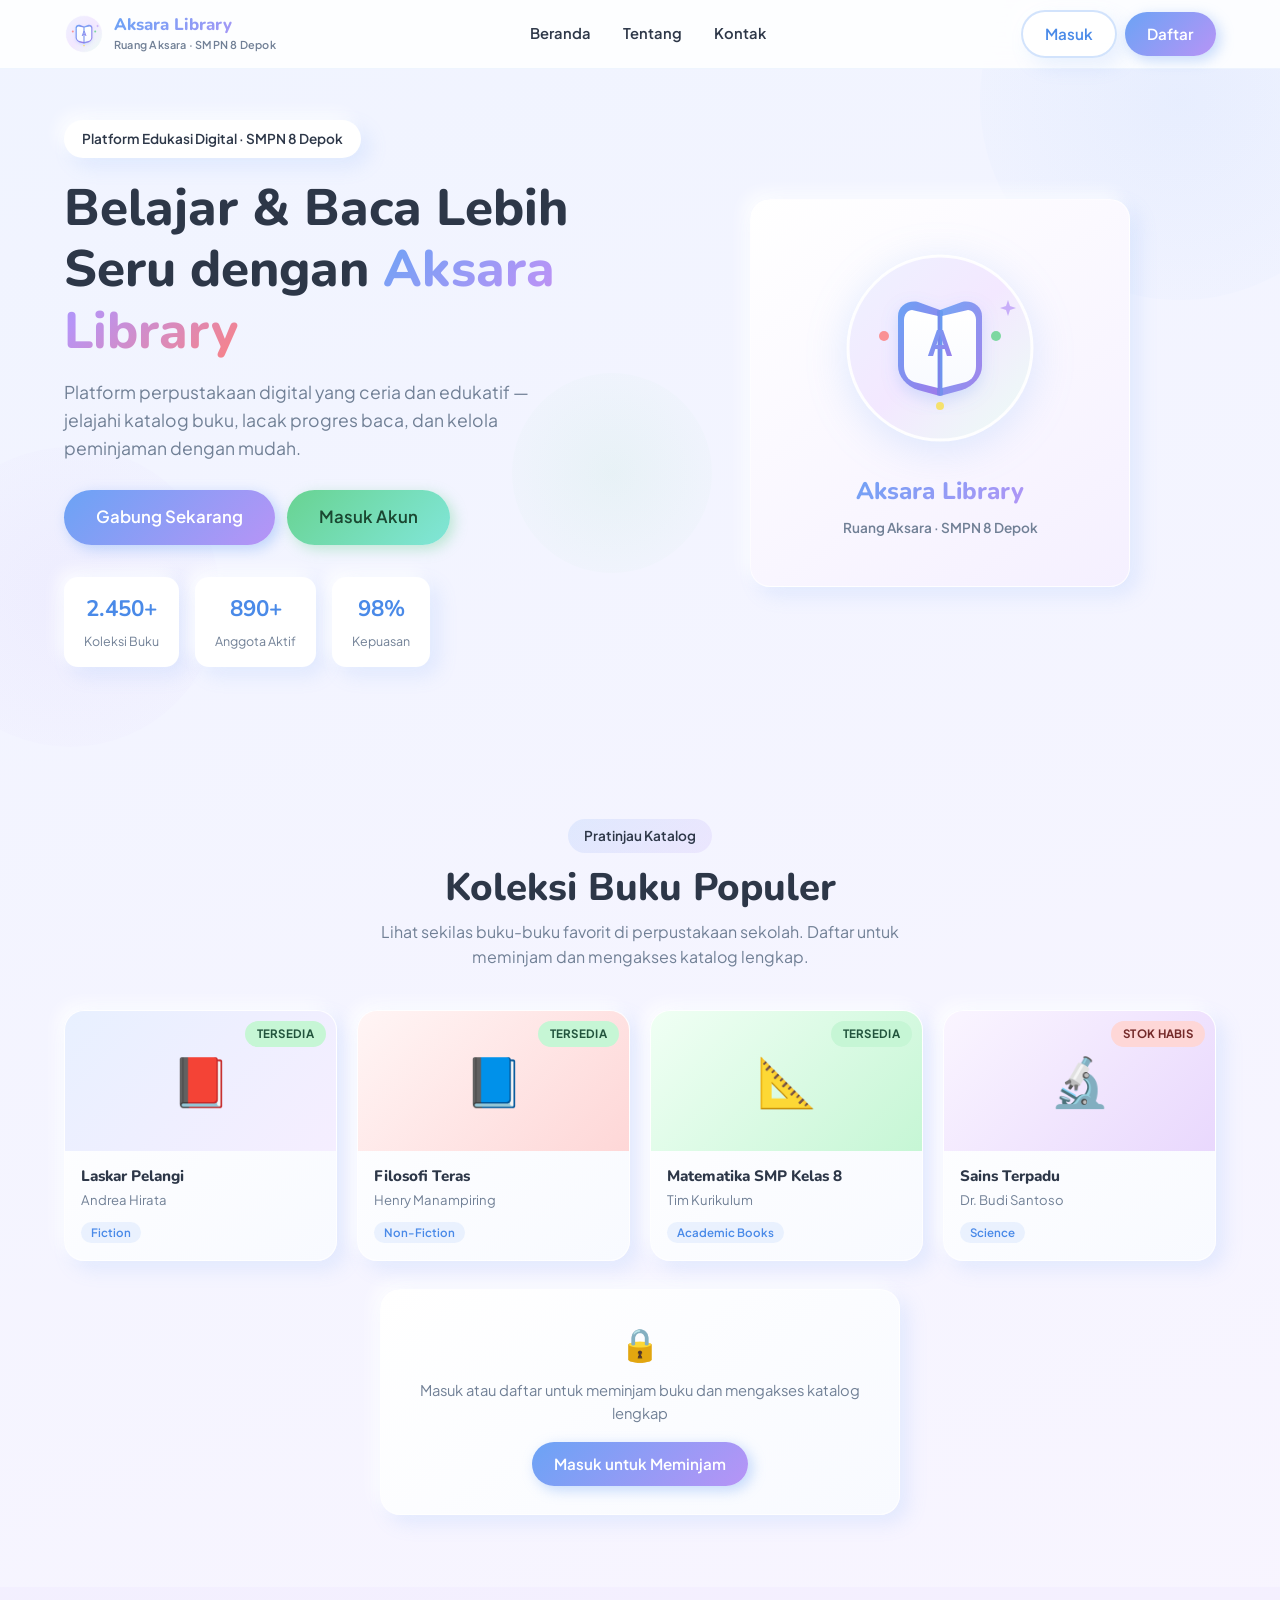
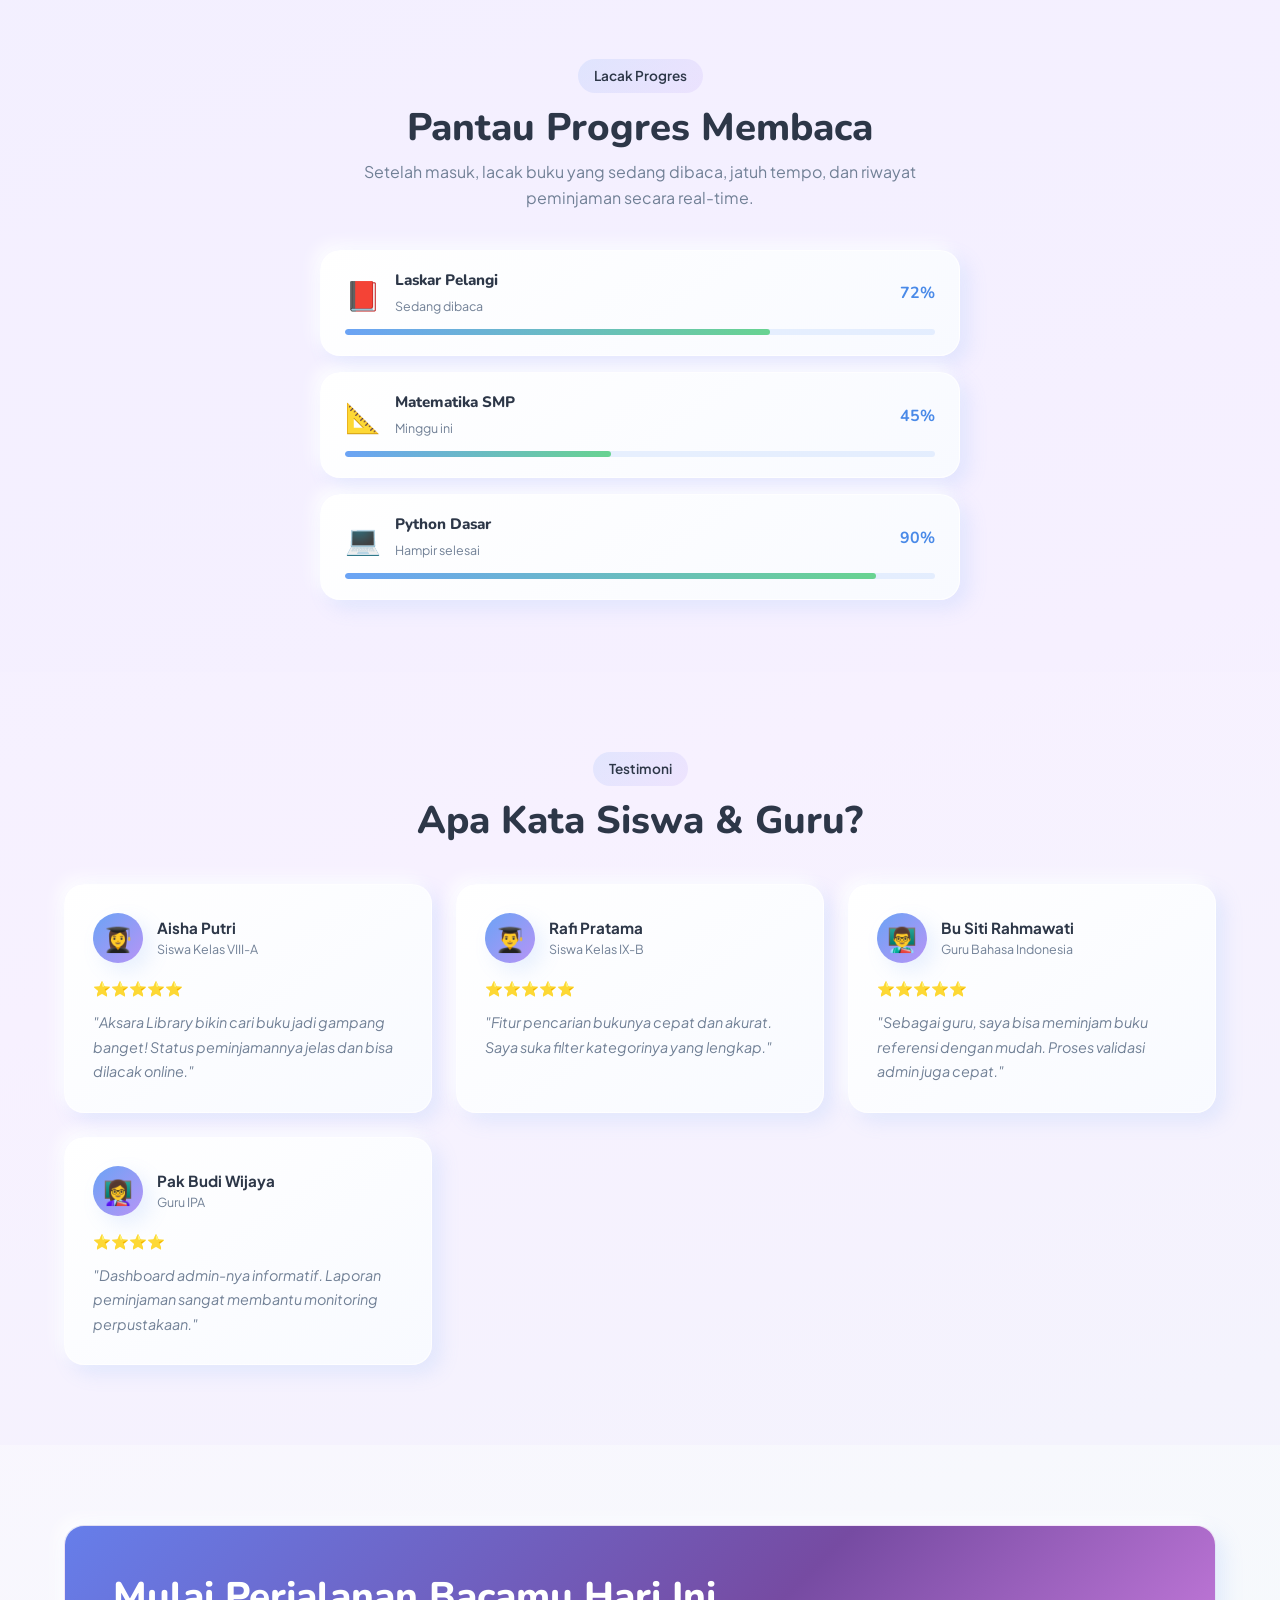
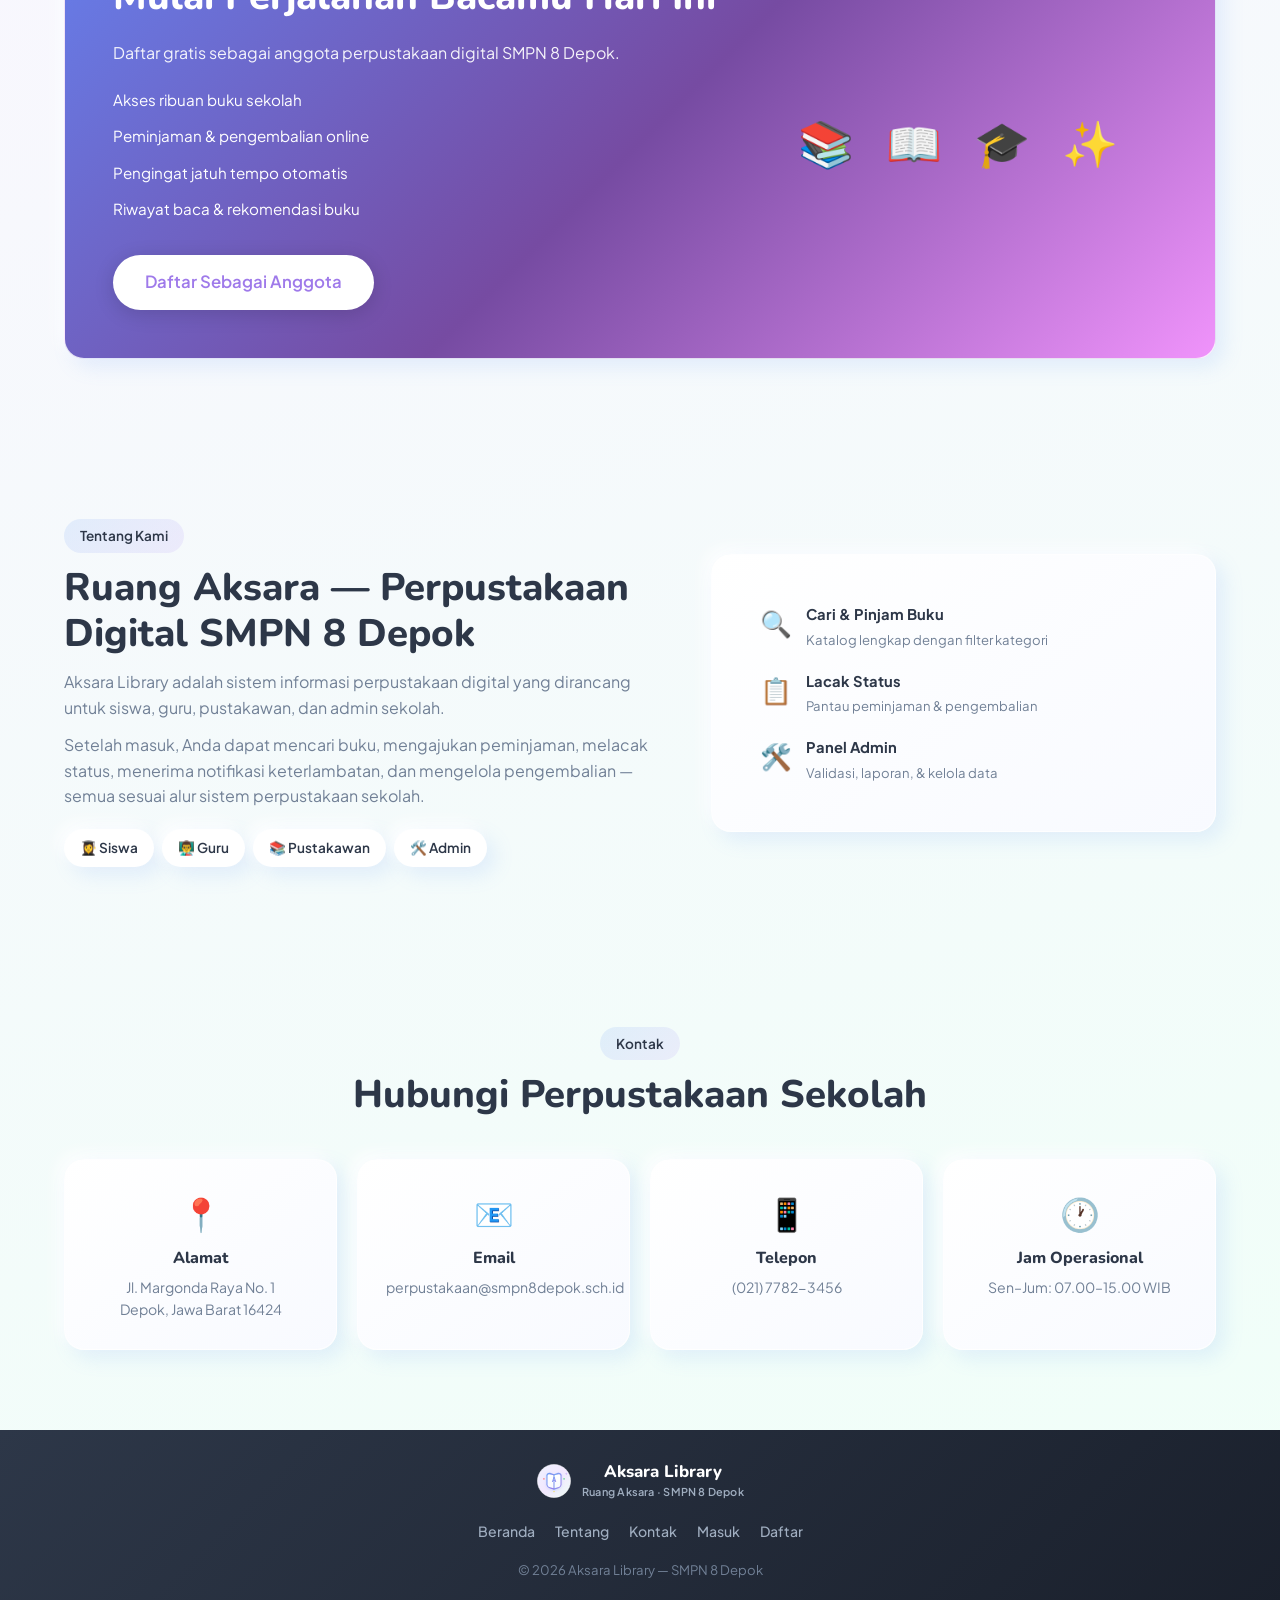
<file: index.html>
<!DOCTYPE html>
<html lang="id">
<head>
  <meta charset="UTF-8" />
  <meta name="viewport" content="width=device-width, initial-scale=1.0" />
  <title>Aksara Library — Ruang Aksara SMPN 8 Depok</title>
  <meta name="description" content="Platform perpustakaan digital sekolah yang ceria dan edukatif untuk SMPN 8 Depok." />
  <link rel="preconnect" href="https://fonts.googleapis.com" />
  <link rel="preconnect" href="https://fonts.gstatic.com" crossorigin />
  <link href="https://fonts.googleapis.com/css2?family=Nunito:wght@400;600;700;800&family=Plus+Jakarta+Sans:wght@400;500;600;700&display=swap" rel="stylesheet" />
  <link rel="stylesheet" href="styles.css" />
</head>
<body class="landing-page">
  <header class="navbar navbar-public" id="navbar">
    <div class="nav-container">
      <a href="#home" class="logo">
        <img src="assets/logo.svg" alt="" class="logo-img" width="40" height="40" />
        <span class="logo-wrap">
          <span class="logo-text">Aksara Library</span>
          <span class="logo-sub">Ruang Aksara · SMPN 8 Depok</span>
        </span>
      </a>
      <button class="nav-toggle" id="navToggle" aria-label="Buka menu" aria-expanded="false">
        <span></span><span></span><span></span>
      </button>
      <nav class="nav-menu nav-menu-simple" id="navMenu">
        <a href="#home">Beranda</a>
        <a href="#about">Tentang</a>
        <a href="#contact">Kontak</a>
        <div class="nav-mobile-auth">
          <a href="login.html" class="btn btn-outline btn-block">Masuk</a>
          <a href="register.html" class="btn btn-primary btn-block">Daftar</a>
        </div>
      </nav>
      <div class="nav-actions">
        <a href="login.html" class="btn btn-outline">Masuk</a>
        <a href="register.html" class="btn btn-primary">Daftar</a>
      </div>
    </div>
  </header>

  <!-- Hero -->
  <section class="hero hero-landing" id="home">
    <div class="hero-bg-shapes">
      <div class="shape shape-1"></div>
      <div class="shape shape-2"></div>
      <div class="shape shape-3"></div>
    </div>
    <div class="container hero-grid">
      <div class="hero-content">
        <span class="hero-badge">Platform Edukasi Digital · SMPN 8 Depok</span>
        <h1>Belajar & Baca Lebih Seru dengan <span class="gradient-text">Aksara Library</span></h1>
        <p class="hero-sub">Platform perpustakaan digital yang ceria dan edukatif — jelajahi katalog buku, lacak progres baca, dan kelola peminjaman dengan mudah.</p>
        <div class="hero-cta">
          <a href="register.html" class="btn btn-primary btn-lg">Gabung Sekarang</a>
          <a href="login.html" class="btn btn-secondary btn-lg">Masuk Akun</a>
        </div>
        <div class="hero-stats">
          <div class="stat-clay"><strong>2.450+</strong><span>Koleksi Buku</span></div>
          <div class="stat-clay"><strong>890+</strong><span>Anggota Aktif</span></div>
          <div class="stat-clay"><strong>98%</strong><span>Kepuasan</span></div>
        </div>
      </div>

      <!-- Logo Hero -->
      <div class="hero-logo-section">
        <div class="hero-logo-card clay-card">
          <img src="assets/logo.svg" alt="Logo Aksara Library" class="hero-logo-img" width="200" height="200" />
          <div class="hero-logo-text">
            <span class="hero-logo-name">Aksara Library</span>
            <span class="hero-logo-sub">Ruang Aksara · SMPN 8 Depok</span>
          </div>
        </div>
      </div>
    </div>
  </section>

  <!-- Catalog Preview -->
  <section class="preview-section" id="catalog-preview">
    <div class="container">
      <div class="section-header center">
        <span class="section-tag">Pratinjau Katalog</span>
        <h2>Koleksi Buku Populer</h2>
        <p>Lihat sekilas buku-buku favorit di perpustakaan sekolah. Daftar untuk meminjam dan mengakses katalog lengkap.</p>
      </div>
      <div class="preview-grid" id="previewGrid"></div>
      <div class="preview-lock clay-card">
        <span class="lock-icon">🔒</span>
        <p>Masuk atau daftar untuk meminjam buku dan mengakses katalog lengkap</p>
        <a href="login.html" class="btn btn-primary">Masuk untuk Meminjam</a>
      </div>
    </div>
  </section>

  <!-- Progress Demo -->
  <section class="preview-section preview-section-alt" id="progress-preview">
    <div class="container">
      <div class="section-header center">
        <span class="section-tag">Lacak Progres</span>
        <h2>Pantau Progres Membaca</h2>
        <p>Setelah masuk, lacak buku yang sedang dibaca, jatuh tempo, dan riwayat peminjaman secara real-time.</p>
      </div>
      <div class="progress-demo-grid" id="progressDemo"></div>
    </div>
  </section>

  <!-- Testimonials -->
  <section class="testimonials-section" id="testimonials">
    <div class="container">
      <div class="section-header center">
        <span class="section-tag">Testimoni</span>
        <h2>Apa Kata Siswa & Guru?</h2>
      </div>
      <div class="testimonials-grid" id="testimonialsGrid"></div>
    </div>
  </section>

  <!-- Enrollment CTA -->
  <section class="membership-section" id="enroll">
    <div class="container">
      <div class="membership-card clay-card">
        <div class="membership-content">
          <h2>Mulai Perjalanan Bacamu Hari Ini</h2>
          <p class="membership-lead">Daftar gratis sebagai anggota perpustakaan digital SMPN 8 Depok.</p>
          <ul class="benefits-list">
            <li>Akses ribuan buku sekolah</li>
            <li>Peminjaman & pengembalian online</li>
            <li>Pengingat jatuh tempo otomatis</li>
            <li>Riwayat baca & rekomendasi buku</li>
          </ul>
          <a href="register.html" class="btn btn-primary btn-lg">Daftar Sebagai Anggota</a>
        </div>
        <div class="membership-visual">
          <div class="enroll-icons">📚 📖 🎓 ✨</div>
        </div>
      </div>
    </div>
  </section>

  <!-- About -->
  <section class="about-section" id="about">
    <div class="container">
      <div class="about-grid">
        <div class="about-content">
          <span class="section-tag">Tentang Kami</span>
          <h2>Ruang Aksara — Perpustakaan Digital SMPN 8 Depok</h2>
          <p>Aksara Library adalah sistem informasi perpustakaan digital yang dirancang untuk siswa, guru, pustakawan, dan admin sekolah.</p>
          <p>Setelah masuk, Anda dapat mencari buku, mengajukan peminjaman, melacak status, menerima notifikasi keterlambatan, dan mengelola pengembalian — semua sesuai alur sistem perpustakaan sekolah.</p>
          <div class="about-roles">
            <span class="role-chip">👩‍🎓 Siswa</span>
            <span class="role-chip">👨‍🏫 Guru</span>
            <span class="role-chip">📚 Pustakawan</span>
            <span class="role-chip">🛠️ Admin</span>
          </div>
        </div>
        <div class="about-visual clay-card">
          <div class="about-feature-list">
            <div class="about-feat"><span>🔍</span><div><strong>Cari & Pinjam Buku</strong><p>Katalog lengkap dengan filter kategori</p></div></div>
            <div class="about-feat"><span>📋</span><div><strong>Lacak Status</strong><p>Pantau peminjaman & pengembalian</p></div></div>
            <div class="about-feat"><span>🛠️</span><div><strong>Panel Admin</strong><p>Validasi, laporan, & kelola data</p></div></div>
          </div>
        </div>
      </div>
    </div>
  </section>

  <!-- Contact -->
  <section class="contact-section" id="contact">
    <div class="container">
      <div class="section-header center">
        <span class="section-tag">Kontak</span>
        <h2>Hubungi Perpustakaan Sekolah</h2>
      </div>
      <div class="contact-grid">
        <div class="contact-card clay-card">
          <span>📍</span>
          <h4>Alamat</h4>
          <p>Jl. Margonda Raya No. 1<br />Depok, Jawa Barat 16424</p>
        </div>
        <div class="contact-card clay-card">
          <span>📧</span>
          <h4>Email</h4>
          <p>perpustakaan@smpn8depok.sch.id</p>
        </div>
        <div class="contact-card clay-card">
          <span>📱</span>
          <h4>Telepon</h4>
          <p>(021) 7782-3456</p>
        </div>
        <div class="contact-card clay-card">
          <span>🕐</span>
          <h4>Jam Operasional</h4>
          <p>Sen–Jum: 07.00–15.00 WIB</p>
        </div>
      </div>
    </div>
  </section>

  <footer class="footer footer-public">
    <div class="container footer-public-inner">
      <a href="#home" class="logo footer-logo">
        <img src="assets/logo.svg" alt="" class="logo-img" width="36" height="36" />
        <span class="logo-wrap">
          <span class="logo-text">Aksara Library</span>
          <span class="logo-sub logo-sub-light">Ruang Aksara · SMPN 8 Depok</span>
        </span>
      </a>
      <nav class="footer-public-nav">
        <a href="#home">Beranda</a>
        <a href="#about">Tentang</a>
        <a href="#contact">Kontak</a>
        <a href="login.html">Masuk</a>
        <a href="register.html">Daftar</a>
      </nav>
      <p class="footer-copy">© 2026 Aksara Library — SMPN 8 Depok</p>
    </div>
  </footer>

  <div class="toast" id="toast"></div>
  <script src="data.js"></script>
  <script src="landing.js"></script>
</body>
</html>
</file>
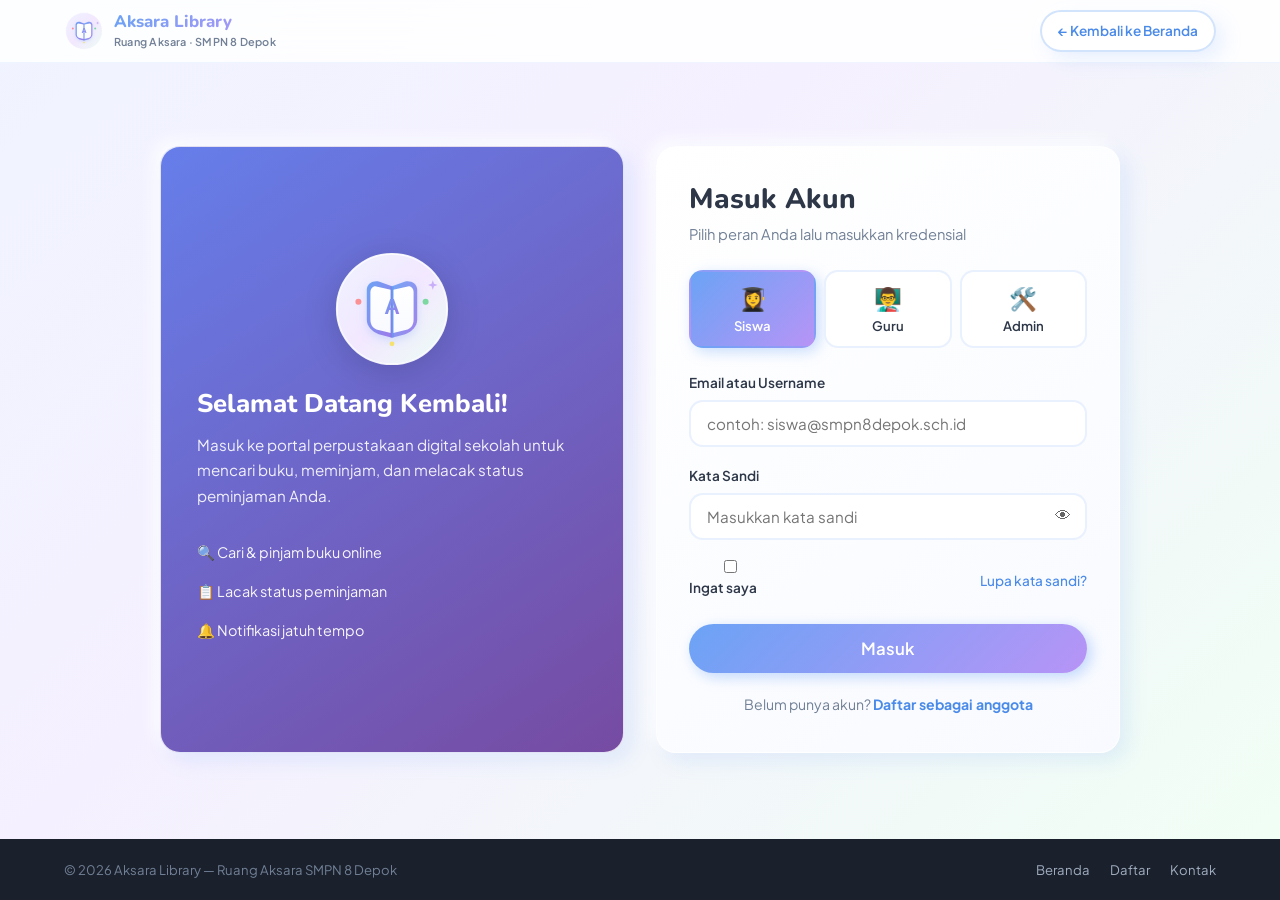
<file: dashboard.html>
<!DOCTYPE html>
<html lang="id">
<head>
  <meta charset="UTF-8" />
  <meta name="viewport" content="width=device-width, initial-scale=1.0" />
  <title>Dashboard — Aksara Library</title>
  <link rel="preconnect" href="https://fonts.googleapis.com" />
  <link rel="preconnect" href="https://fonts.gstatic.com" crossorigin />
  <link href="https://fonts.googleapis.com/css2?family=Nunito:wght@400;600;700;800&family=Plus+Jakarta+Sans:wght@400;500;600;700&display=swap" rel="stylesheet" />
  <link rel="stylesheet" href="styles.css" />
</head>
<body class="dashboard-page">
  <header class="navbar navbar-dashboard" id="navbar">
    <div class="nav-container">
      <a href="dashboard.html" class="logo">
        <img src="assets/logo.svg" alt="" class="logo-img" width="40" height="40" />
        <span class="logo-wrap">
          <span class="logo-text">Aksara Library</span>
          <span class="logo-sub">Dashboard</span>
        </span>
      </a>
      <button class="nav-toggle" id="navToggle" aria-label="Buka menu" aria-expanded="false">
        <span></span><span></span><span></span>
      </button>
      <nav class="nav-menu" id="navMenu">
        <a href="#search">Cari Buku</a>
        <a href="#catalog">Katalog</a>
        <a href="#borrowing">Peminjaman</a>
        <a href="#status">Status Baca</a>
        <a href="#return">Pengembalian</a>
        <a href="#announcements">Pengumuman</a>
        <a href="#categories">Kategori</a>
        <a href="#admin" class="nav-admin-only hidden">Panel Admin</a>
      </nav>
      <div class="nav-user" id="navUser">
        <span class="nav-user-greet">Halo, <strong id="userName">—</strong></span>
        <span class="nav-user-role" id="userRole">—</span>
        <button class="btn btn-outline btn-sm" id="logoutBtn">Keluar</button>
      </div>
    </div>
  </header>

  <section class="dash-welcome" id="dashWelcome">
    <div class="container">
      <div class="dash-welcome-card clay-card">
        <div>
          <span class="section-tag">Selamat Datang</span>
          <h1 id="welcomeTitle">Dashboard Perpustakaan</h1>
          <p id="welcomeDesc">Kelola peminjaman, cari buku, dan lacak status baca Anda.</p>
        </div>
        <div class="dash-welcome-stats">
          <div class="mini-stat"><strong>3</strong><span>Dipinjam</span></div>
          <div class="mini-stat"><strong>12</strong><span>Selesai</span></div>
          <div class="mini-stat"><strong>1</strong><span>Menunggu</span></div>
        </div>
      </div>
    </div>
  </section>

  <section class="search-section" id="search">
    <div class="container">
      <div class="section-header">
        <span class="section-tag">Pencarian</span>
        <h2>Cari Buku</h2>
        <p>Temukan buku berdasarkan judul, pengarang, kategori, ISBN, atau kata kunci</p>
      </div>
      <div class="search-box clay-card">
        <div class="search-input-wrap">
          <span class="search-icon">🔍</span>
          <input type="text" id="searchInput" placeholder="Cari buku berdasarkan judul, pengarang, kategori, ISBN…" autocomplete="off" />
          <button class="btn btn-primary" id="searchBtn">Cari</button>
        </div>
        <div class="filter-chips" id="filterChips">
          <button class="chip active" data-filter="all">Semua</button>
          <button class="chip" data-filter="Fiction">Fiction</button>
          <button class="chip" data-filter="Non-Fiction">Non-Fiction</button>
          <button class="chip" data-filter="Education">Education</button>
          <button class="chip" data-filter="Science">Science</button>
          <button class="chip" data-filter="Technology">Technology</button>
          <button class="chip" data-filter="History">History</button>
          <button class="chip" data-filter="Language">Language</button>
          <button class="chip" data-filter="Religion">Religion</button>
          <button class="chip" data-filter="Children Books">Children Books</button>
          <button class="chip" data-filter="Academic Books">Academic Books</button>
          <button class="chip" data-filter="School References">School References</button>
        </div>
      </div>
      <p class="search-result-count" id="searchResultCount"></p>
    </div>
  </section>

  <section class="catalog-section" id="catalog">
    <div class="container">
      <div class="section-header">
        <span class="section-tag">Katalog</span>
        <h2>Koleksi Perpustakaan</h2>
      </div>
      <div class="book-grid" id="bookGrid"></div>
    </div>
  </section>

  <section class="flow-section" id="borrowing">
    <div class="container">
      <div class="section-header center">
        <span class="section-tag">Alur Peminjaman</span>
        <h2>Perjalanan Peminjaman Buku</h2>
      </div>
      <div class="flow-track">
        <div class="flow-step clay-card"><div class="flow-icon">🔐</div><h4>Masuk</h4><p>Login ke sistem</p></div>
        <div class="flow-arrow">→</div>
        <div class="flow-step clay-card"><div class="flow-icon">🔍</div><h4>Cari Buku</h4><p>Telusuri katalog</p></div>
        <div class="flow-arrow">→</div>
        <div class="flow-step clay-card"><div class="flow-icon">📖</div><h4>Detail Buku</h4><p>Lihat informasi</p></div>
        <div class="flow-arrow">→</div>
        <div class="flow-step clay-card"><div class="flow-icon">✅</div><h4>Cek Stok</h4><p>Pastikan tersedia</p></div>
        <div class="flow-arrow">→</div>
        <div class="flow-step clay-card"><div class="flow-icon">📝</div><h4>Ajukan Pinjam</h4><p>Kirim permintaan</p></div>
        <div class="flow-arrow">→</div>
        <div class="flow-step clay-card highlight"><div class="flow-icon">👨‍💼</div><h4>Validasi Admin</h4><p>Ditinjau pustakawan</p></div>
        <div class="flow-arrow">→</div>
        <div class="flow-step clay-card"><div class="flow-icon">📚</div><h4>Pinjam & Baca</h4><p>Ambil buku</p></div>
        <div class="flow-arrow">→</div>
        <div class="flow-step clay-card"><div class="flow-icon">↩️</div><h4>Kembalikan</h4><p>Ajukan pengembalian</p></div>
        <div class="flow-arrow">→</div>
        <div class="flow-step clay-card success"><div class="flow-icon">🎉</div><h4>Selesai</h4><p>Status diperbarui</p></div>
      </div>
    </div>
  </section>

  <section class="status-section" id="status">
    <div class="container">
      <div class="section-header">
        <span class="section-tag">Status Peminjaman</span>
        <h2>Lacak Peminjaman & Progres Baca</h2>
      </div>
      <div class="status-demo">
        <div class="status-tabs">
          <button class="status-tab active" data-tab="borrowed">Sedang Dipinjam</button>
          <button class="status-tab" data-tab="history">Riwayat</button>
          <button class="status-tab" data-tab="return">Pengembalian</button>
        </div>
        <div class="status-content" id="statusContent"></div>
      </div>
      <div class="status-legend">
        <span class="badge badge-waiting">Menunggu Validasi</span>
        <span class="badge badge-approved">Disetujui</span>
        <span class="badge badge-rejected">Ditolak</span>
        <span class="badge badge-borrowed">Dipinjam</span>
        <span class="badge badge-returned">Dikembalikan</span>
        <span class="badge badge-overdue">Terlambat</span>
        <span class="badge badge-due">Segera Jatuh Tempo</span>
      </div>
    </div>
  </section>

  <section class="return-section" id="return">
    <div class="container">
      <div class="return-grid">
        <div class="return-info clay-card">
          <span class="section-tag">Pengembalian</span>
          <h2>Ajukan Pengembalian Buku</h2>
          <p>Admin akan mengonfirmasi, mengecek keterlambatan, dan menghitung denda jika ada.</p>
          <ul class="return-steps">
            <li>Ajukan pengembalian melalui sistem</li>
            <li>Admin konfirmasi pengembalian</li>
            <li>Sistem cek keterlambatan otomatis</li>
            <li>Denda dihitung jika terlambat</li>
          </ul>
          <button class="btn btn-primary" id="returnBtn">Ajukan Pengembalian</button>
        </div>
        <div class="return-demo clay-card">
          <h3>Contoh Perhitungan Denda</h3>
          <div class="fine-calc">
            <div class="fine-row"><span>Jatuh Tempo</span><strong>20 Jun 2026</strong></div>
            <div class="fine-row"><span>Tanggal Kembali</span><strong>25 Jun 2026</strong></div>
            <div class="fine-row"><span>Keterlambatan</span><strong class="text-coral">5 hari</strong></div>
            <div class="fine-row total"><span>Denda (@ Rp 2.000/hari)</span><strong class="text-coral">Rp 10.000</strong></div>
          </div>
          <div class="return-confirm">
            <span class="badge badge-returned">Dikembalikan</span>
            <p>Pengembalian dikonfirmasi Admin</p>
          </div>
        </div>
      </div>
    </div>
  </section>

  <section class="features-section" id="features">
    <div class="container">
      <div class="section-header center">
        <span class="section-tag">Fitur</span>
        <h2>Fitur Unggulan Platform</h2>
      </div>
      <div class="features-grid">
        <div class="feature-card clay-card fc-blue"><span>📚</span><h4>Katalog Online</h4></div>
        <div class="feature-card clay-card fc-purple"><span>🔍</span><h4>Pencarian Buku</h4></div>
        <div class="feature-card clay-card fc-mint"><span>📖</span><h4>Detail Buku</h4></div>
        <div class="feature-card clay-card fc-yellow"><span>✅</span><h4>Cek Ketersediaan</h4></div>
        <div class="feature-card clay-card fc-coral"><span>📝</span><h4>Pengajuan Pinjam</h4></div>
        <div class="feature-card clay-card fc-blue"><span>🔔</span><h4>Notifikasi</h4></div>
        <div class="feature-card clay-card fc-purple"><span>↩️</span><h4>Pengembalian</h4></div>
        <div class="feature-card clay-card fc-mint"><span>📊</span><h4>Laporan</h4></div>
      </div>
    </div>
  </section>

  <section class="categories-section" id="categories">
    <div class="container">
      <div class="section-header center">
        <span class="section-tag">Kategori</span>
        <h2>Jelajahi Kategori Buku</h2>
      </div>
      <div class="categories-grid" id="categoriesGrid"></div>
    </div>
  </section>

  <section class="announcements-section" id="announcements">
    <div class="container">
      <div class="section-header">
        <span class="section-tag">Pengumuman</span>
        <h2>Informasi Perpustakaan</h2>
      </div>
      <div class="announcements-grid" id="announcementsGrid"></div>
    </div>
  </section>

  <section class="admin-section hidden" id="admin">
    <div class="container">
      <div class="section-header">
        <span class="section-tag">Panel Admin</span>
        <h2>Dashboard Pustakawan</h2>
        <p>Kelola data buku, anggota, validasi peminjaman, dan laporan</p>
      </div>
      <div class="admin-layout">
        <div class="admin-stats">
          <div class="admin-stat clay-card"><span class="stat-icon">📚</span><div><strong>2.450</strong><span>Total Buku</span></div></div>
          <div class="admin-stat clay-card"><span class="stat-icon">👥</span><div><strong>890</strong><span>Anggota</span></div></div>
          <div class="admin-stat clay-card"><span class="stat-icon">📋</span><div><strong>24</strong><span>Menunggu Validasi</span></div></div>
          <div class="admin-stat clay-card warning"><span class="stat-icon">⚠️</span><div><strong>7</strong><span>Terlambat</span></div></div>
        </div>
        <div class="admin-chart clay-card">
          <h3>Aktivitas Peminjaman</h3>
          <div class="chart-bars">
            <div class="chart-col"><div class="chart-bar" style="height:55%"></div><span>Sen</span></div>
            <div class="chart-col"><div class="chart-bar" style="height:70%"></div><span>Sel</span></div>
            <div class="chart-col"><div class="chart-bar" style="height:45%"></div><span>Rab</span></div>
            <div class="chart-col"><div class="chart-bar" style="height:85%"></div><span>Kam</span></div>
            <div class="chart-col"><div class="chart-bar" style="height:60%"></div><span>Jum</span></div>
            <div class="chart-col"><div class="chart-bar" style="height:30%"></div><span>Sab</span></div>
          </div>
        </div>
        <div class="admin-notifications clay-card">
          <h3>Notifikasi Terbaru</h3>
          <div class="notif-item"><span class="notif-dot orange"></span> 5 pengajuan peminjaman baru</div>
          <div class="notif-item"><span class="notif-dot red"></span> 3 buku terlambat</div>
          <div class="notif-item"><span class="notif-dot green"></span> 12 buku baru ditambahkan</div>
        </div>
      </div>
      <div class="admin-features">
        <div class="admin-feature clay-card"><span>📚</span><h4>Kelola Data Buku</h4></div>
        <div class="admin-feature clay-card"><span>👥</span><h4>Kelola Anggota</h4></div>
        <div class="admin-feature clay-card"><span>✅</span><h4>Validasi Peminjaman</h4></div>
        <div class="admin-feature clay-card"><span>↩️</span><h4>Konfirmasi Pengembalian</h4></div>
        <div class="admin-feature clay-card"><span>⏰</span><h4>Cek Keterlambatan</h4></div>
        <div class="admin-feature clay-card"><span>🔑</span><h4>Hak Akses</h4></div>
        <div class="admin-feature clay-card"><span>🔄</span><h4>Update Status</h4></div>
        <div class="admin-feature clay-card"><span>📊</span><h4>Laporan</h4></div>
        <div class="admin-feature clay-card"><span>📈</span><h4>Dashboard Info</h4></div>
      </div>
    </div>
  </section>

  <footer class="footer footer-minimal">
    <div class="container footer-minimal-inner">
      <p>© 2026 Aksara Library — Dashboard</p>
      <div class="footer-minimal-links">
        <a href="index.html">Beranda Publik</a>
        <button class="link-btn" id="footerLogout">Keluar</button>
      </div>
    </div>
  </footer>

  <div class="toast" id="toast"></div>
  <script src="data.js"></script>
  <script src="dashboard.js"></script>
</body>
</html>
</file>
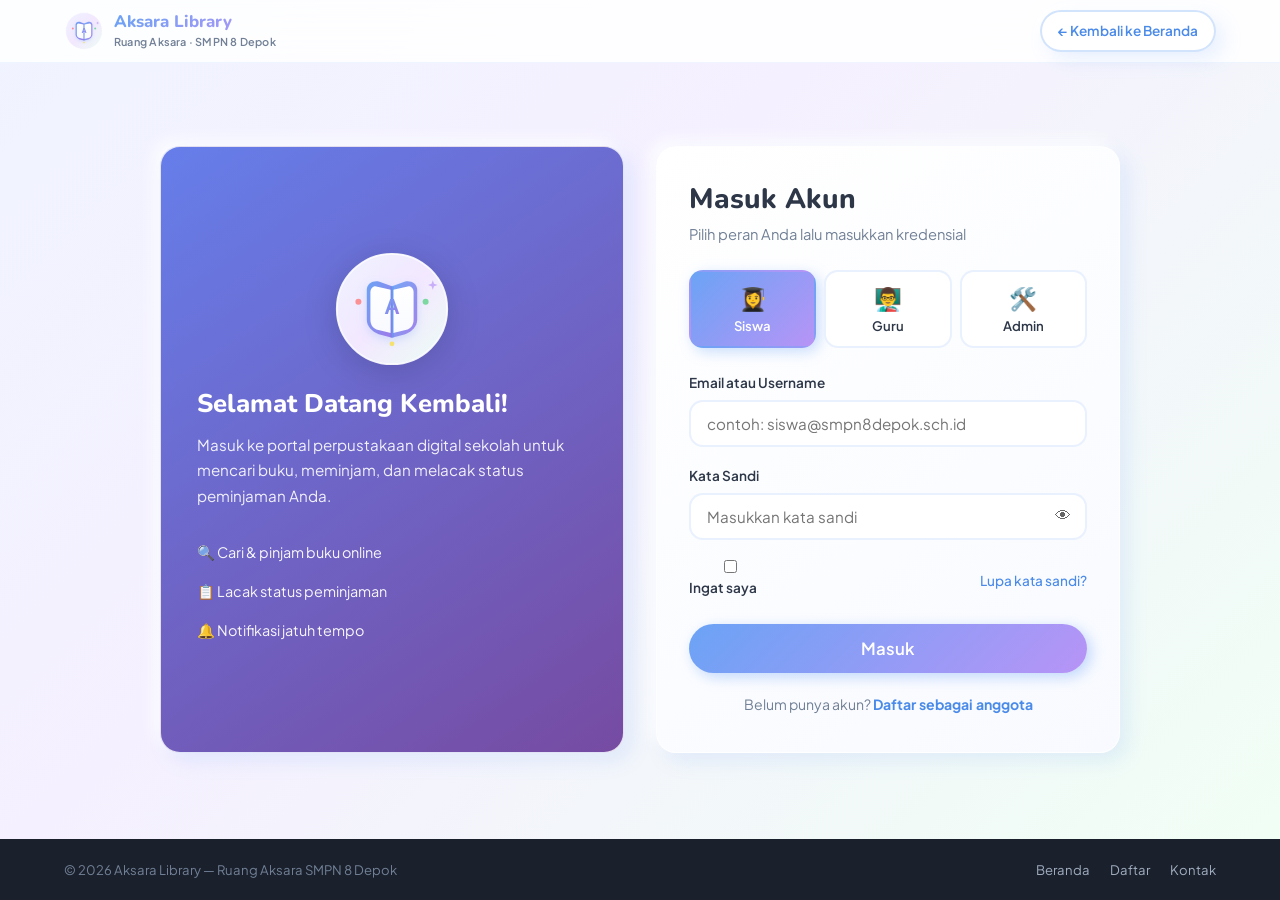
<file: login.html>
<!DOCTYPE html>
<html lang="id">
<head>
  <meta charset="UTF-8" />
  <meta name="viewport" content="width=device-width, initial-scale=1.0" />
  <title>Masuk — Aksara Library</title>
  <link rel="preconnect" href="https://fonts.googleapis.com" />
  <link rel="preconnect" href="https://fonts.gstatic.com" crossorigin />
  <link href="https://fonts.googleapis.com/css2?family=Nunito:wght@400;600;700;800&family=Plus+Jakarta+Sans:wght@400;500;600;700&display=swap" rel="stylesheet" />
  <link rel="stylesheet" href="styles.css" />
</head>
<body class="auth-page">
  <header class="navbar navbar-auth" id="navbar">
    <div class="nav-container">
      <a href="index.html" class="logo">
        <img src="assets/logo.svg" alt="" class="logo-img" width="40" height="40" />
        <span class="logo-wrap">
          <span class="logo-text">Aksara Library</span>
          <span class="logo-sub">Ruang Aksara · SMPN 8 Depok</span>
        </span>
      </a>
      <a href="index.html" class="btn btn-outline btn-sm">← Kembali ke Beranda</a>
    </div>
  </header>

  <main class="auth-main">
    <div class="auth-container">
      <div class="auth-visual clay-card">
        <div class="auth-visual-inner">
          <img src="assets/logo.svg" alt="Aksara Library" class="auth-logo-img" width="120" height="120" />
          <h2>Selamat Datang Kembali!</h2>
          <p>Masuk ke portal perpustakaan digital sekolah untuk mencari buku, meminjam, dan melacak status peminjaman Anda.</p>
          <ul class="auth-benefits">
            <li>🔍 Cari & pinjam buku online</li>
            <li>📋 Lacak status peminjaman</li>
            <li>🔔 Notifikasi jatuh tempo</li>
          </ul>
        </div>
      </div>

      <div class="auth-form-card clay-card">
        <div class="auth-form-header">
          <h1>Masuk Akun</h1>
          <p>Pilih peran Anda lalu masukkan kredensial</p>
        </div>

        <div class="role-tabs" id="roleTabs">
          <button type="button" class="role-tab active" data-role="siswa">
            <span class="role-icon">👩‍🎓</span>
            <span>Siswa</span>
          </button>
          <button type="button" class="role-tab" data-role="guru">
            <span class="role-icon">👨‍🏫</span>
            <span>Guru</span>
          </button>
          <button type="button" class="role-tab" data-role="admin">
            <span class="role-icon">🛠️</span>
            <span>Admin</span>
          </button>
        </div>

        <form id="loginForm" class="auth-form" novalidate>
          <div class="form-group">
            <label for="loginEmail">Email atau Username</label>
            <input type="text" id="loginEmail" name="email" placeholder="contoh: siswa@smpn8depok.sch.id" required autocomplete="username" />
          </div>
          <div class="form-group">
            <label for="loginPassword">Kata Sandi</label>
            <div class="password-wrap">
              <input type="password" id="loginPassword" name="password" placeholder="Masukkan kata sandi" required autocomplete="current-password" />
              <button type="button" class="toggle-password" data-target="loginPassword" aria-label="Tampilkan kata sandi">👁</button>
            </div>
          </div>
          <div class="form-row">
            <label class="checkbox-label">
              <input type="checkbox" id="rememberMe" /> Ingat saya
            </label>
            <a href="#" class="link-muted">Lupa kata sandi?</a>
          </div>
          <button type="submit" class="btn btn-primary btn-block btn-lg">Masuk</button>
        </form>

        <p class="auth-switch">
          Belum punya akun?
          <a href="register.html">Daftar sebagai anggota</a>
        </p>
      </div>
    </div>
  </main>

  <footer class="footer footer-minimal">
    <div class="container footer-minimal-inner">
      <p>© 2026 Aksara Library — Ruang Aksara SMPN 8 Depok</p>
      <div class="footer-minimal-links">
        <a href="index.html">Beranda</a>
        <a href="register.html">Daftar</a>
        <a href="index.html#contact">Kontak</a>
      </div>
    </div>
  </footer>

  <div class="toast" id="toast"></div>
  <script src="data.js"></script>
  <script src="auth.js"></script>
</body>
</html>
</file>
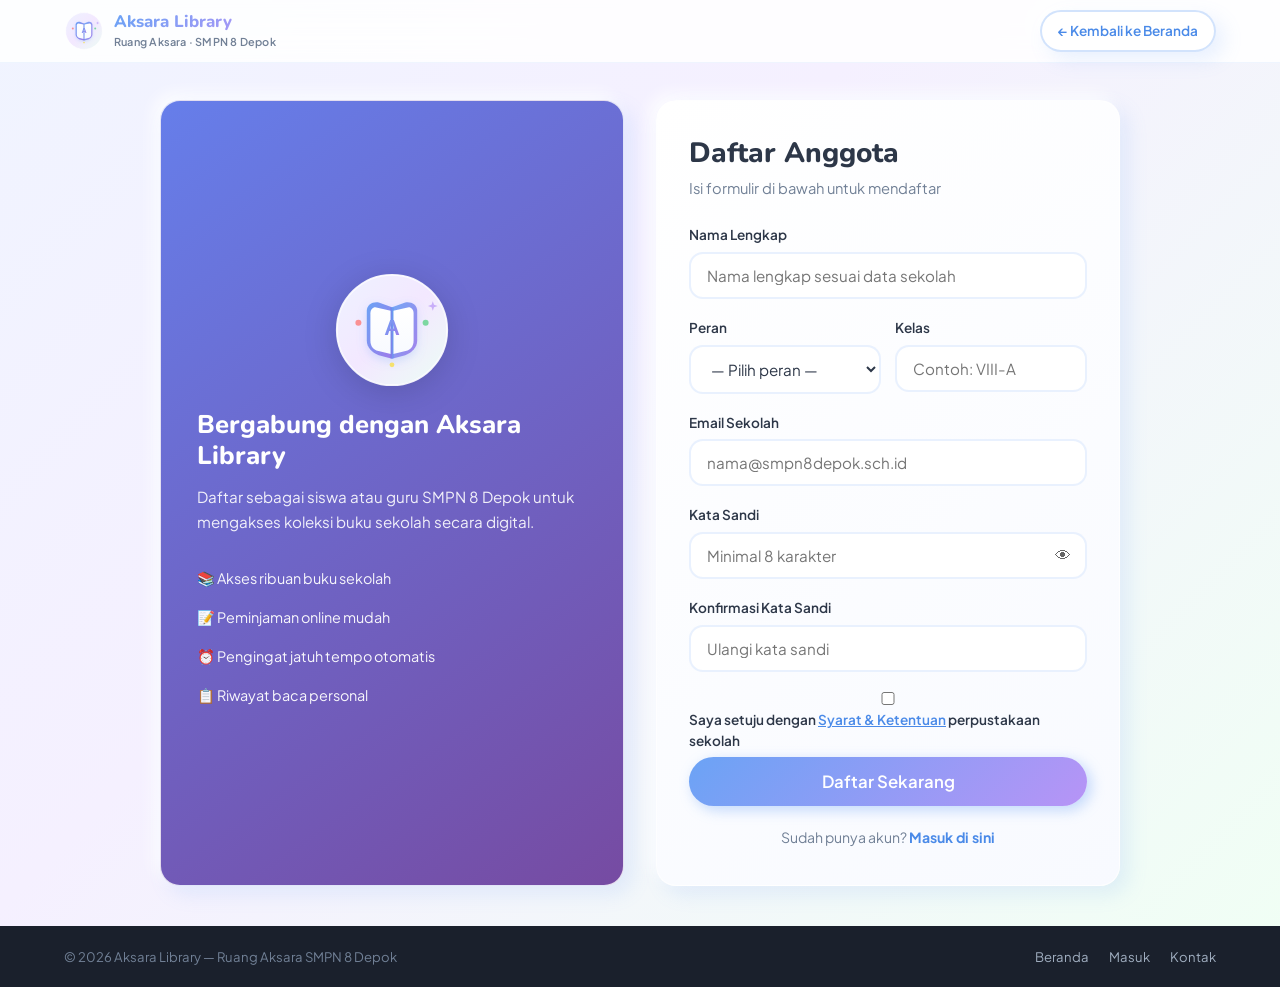
<file: register.html>
<!DOCTYPE html>
<html lang="id">
<head>
  <meta charset="UTF-8" />
  <meta name="viewport" content="width=device-width, initial-scale=1.0" />
  <title>Daftar Anggota — Aksara Library</title>
  <link rel="preconnect" href="https://fonts.googleapis.com" />
  <link rel="preconnect" href="https://fonts.gstatic.com" crossorigin />
  <link href="https://fonts.googleapis.com/css2?family=Nunito:wght@400;600;700;800&family=Plus+Jakarta+Sans:wght@400;500;600;700&display=swap" rel="stylesheet" />
  <link rel="stylesheet" href="styles.css" />
</head>
<body class="auth-page">
  <header class="navbar navbar-auth" id="navbar">
    <div class="nav-container">
      <a href="index.html" class="logo">
        <img src="assets/logo.svg" alt="" class="logo-img" width="40" height="40" />
        <span class="logo-wrap">
          <span class="logo-text">Aksara Library</span>
          <span class="logo-sub">Ruang Aksara · SMPN 8 Depok</span>
        </span>
      </a>
      <a href="index.html" class="btn btn-outline btn-sm">← Kembali ke Beranda</a>
    </div>
  </header>

  <main class="auth-main">
    <div class="auth-container auth-container-register">
      <div class="auth-visual clay-card">
        <div class="auth-visual-inner">
          <img src="assets/logo.svg" alt="Aksara Library" class="auth-logo-img" width="120" height="120" />
          <h2>Bergabung dengan Aksara Library</h2>
          <p>Daftar sebagai siswa atau guru SMPN 8 Depok untuk mengakses koleksi buku sekolah secara digital.</p>
          <ul class="auth-benefits">
            <li>📚 Akses ribuan buku sekolah</li>
            <li>📝 Peminjaman online mudah</li>
            <li>⏰ Pengingat jatuh tempo otomatis</li>
            <li>📋 Riwayat baca personal</li>
          </ul>
        </div>
      </div>

      <div class="auth-form-card clay-card">
        <div class="auth-form-header">
          <h1>Daftar Anggota</h1>
          <p>Isi formulir di bawah untuk mendaftar</p>
        </div>

        <form id="registerForm" class="auth-form" novalidate>
          <div class="form-group">
            <label for="regName">Nama Lengkap</label>
            <input type="text" id="regName" name="name" placeholder="Nama lengkap sesuai data sekolah" required />
          </div>
          <div class="form-row-2">
            <div class="form-group">
              <label for="regRole">Peran</label>
              <select id="regRole" name="role" required>
                <option value="">— Pilih peran —</option>
                <option value="siswa">Siswa</option>
                <option value="guru">Guru</option>
              </select>
            </div>
            <div class="form-group">
              <label for="regClass" id="regClassLabel">Kelas</label>
              <input type="text" id="regClass" name="class" placeholder="Contoh: VIII-A" />
            </div>
          </div>
          <div class="form-group">
            <label for="regEmail">Email Sekolah</label>
            <input type="email" id="regEmail" name="email" placeholder="nama@smpn8depok.sch.id" required autocomplete="email" />
          </div>
          <div class="form-group">
            <label for="regPassword">Kata Sandi</label>
            <div class="password-wrap">
              <input type="password" id="regPassword" name="password" placeholder="Minimal 8 karakter" required minlength="8" autocomplete="new-password" />
              <button type="button" class="toggle-password" data-target="regPassword" aria-label="Tampilkan kata sandi">👁</button>
            </div>
          </div>
          <div class="form-group">
            <label for="regConfirm">Konfirmasi Kata Sandi</label>
            <input type="password" id="regConfirm" name="confirm" placeholder="Ulangi kata sandi" required minlength="8" autocomplete="new-password" />
          </div>
          <label class="checkbox-label">
            <input type="checkbox" id="agreeTerms" required />
            Saya setuju dengan <a href="#">Syarat & Ketentuan</a> perpustakaan sekolah
          </label>
          <button type="submit" class="btn btn-primary btn-block btn-lg">Daftar Sekarang</button>
        </form>

        <p class="auth-switch">
          Sudah punya akun?
          <a href="login.html">Masuk di sini</a>
        </p>
      </div>
    </div>
  </main>

  <footer class="footer footer-minimal">
    <div class="container footer-minimal-inner">
      <p>© 2026 Aksara Library — Ruang Aksara SMPN 8 Depok</p>
      <div class="footer-minimal-links">
        <a href="index.html">Beranda</a>
        <a href="login.html">Masuk</a>
        <a href="index.html#contact">Kontak</a>
      </div>
    </div>
  </footer>

  <div class="toast" id="toast"></div>
  <script src="data.js"></script>
  <script src="auth.js"></script>
</body>
</html>
</file>
<file: styles.css>
/* ===== Aksara Library — Claymorphism Design System ===== */
:root {
  --blue: #6BA3F5;
  --blue-dark: #4A8AE8;
  --purple: #B794F6;
  --purple-dark: #9F7AEA;
  --mint: #68D391;
  --mint-dark: #48BB78;
  --yellow: #F6E05E;
  --yellow-dark: #ECC94B;
  --coral: #FC8181;
  --coral-dark: #F56565;
  --white: #FFFFFF;
  --bg: #F0F4FF;
  --text: #2D3748;
  --text-light: #718096;
  --shadow-clay: 8px 8px 20px rgba(107, 163, 245, 0.15), -6px -6px 16px rgba(255, 255, 255, 0.9);
  --shadow-hover: 12px 12px 28px rgba(107, 163, 245, 0.22), -8px -8px 20px rgba(255, 255, 255, 0.95);
  --radius: 20px;
  --radius-sm: 14px;
  --radius-lg: 28px;
  --font: 'Plus Jakarta Sans', sans-serif;
  --font-display: 'Nunito', sans-serif;
  --transition: 0.3s cubic-bezier(0.4, 0, 0.2, 1);
}

*, *::before, *::after { box-sizing: border-box; margin: 0; padding: 0; }
html { scroll-behavior: smooth; }

body {
  font-family: var(--font);
  color: var(--text);
  background: linear-gradient(135deg, #F0F4FF 0%, #F5F0FF 40%, #F0FFF4 100%);
  line-height: 1.6;
  overflow-x: hidden;
}

.container { max-width: 1200px; margin: 0 auto; padding: 0 24px; }

.clay-card {
  background: linear-gradient(145deg, #ffffff 0%, #f8faff 100%);
  border-radius: var(--radius);
  box-shadow: var(--shadow-clay);
  border: 1px solid rgba(255, 255, 255, 0.8);
  transition: transform var(--transition), box-shadow var(--transition);
}

.clay-card:hover { transform: translateY(-4px); box-shadow: var(--shadow-hover); }

h1, h2, h3, h4 { font-family: var(--font-display); font-weight: 800; line-height: 1.2; }
h1 { font-size: clamp(2rem, 5vw, 3.2rem); }
h2 { font-size: clamp(1.6rem, 3.5vw, 2.4rem); }

.gradient-text {
  background: linear-gradient(135deg, var(--blue), var(--purple), var(--coral));
  -webkit-background-clip: text;
  -webkit-text-fill-color: transparent;
  background-clip: text;
}

.section-header { margin-bottom: 40px; }
.section-header.center { text-align: center; }
.section-header p { color: var(--text-light); margin-top: 8px; max-width: 600px; }
.section-header.center p { margin-left: auto; margin-right: auto; }

.section-tag {
  display: inline-block;
  background: linear-gradient(135deg, rgba(107,163,245,0.15), rgba(183,148,246,0.15));
  padding: 6px 16px;
  border-radius: 50px;
  font-size: 0.85rem;
  font-weight: 600;
  margin-bottom: 12px;
}

/* ===== Buttons ===== */
.btn {
  display: inline-flex;
  align-items: center;
  justify-content: center;
  gap: 8px;
  padding: 10px 22px;
  border-radius: 50px;
  font-family: var(--font);
  font-weight: 600;
  font-size: 0.95rem;
  border: none;
  cursor: pointer;
  transition: all var(--transition);
  text-decoration: none;
}

.btn-primary {
  background: linear-gradient(135deg, var(--blue), var(--purple));
  color: white;
  box-shadow: 4px 4px 14px rgba(107, 163, 245, 0.4);
}

.btn-primary:hover { transform: translateY(-2px); box-shadow: 6px 6px 20px rgba(107, 163, 245, 0.5); }

.btn-secondary {
  background: linear-gradient(135deg, var(--mint), #81E6D9);
  color: #1A4731;
  box-shadow: 4px 4px 14px rgba(104, 211, 145, 0.4);
}

.btn-outline {
  background: rgba(255,255,255,0.7);
  color: var(--blue-dark);
  border: 2px solid rgba(107,163,245,0.3);
  box-shadow: var(--shadow-clay);
}

.btn-lg { padding: 14px 32px; font-size: 1.05rem; }
.btn-sm { padding: 8px 16px; font-size: 0.85rem; }
.btn-block { width: 100%; }

.hidden { display: none !important; }

/* ===== Navbar ===== */
.navbar {
  position: fixed;
  top: 0; left: 0; right: 0;
  z-index: 1000;
  background: rgba(255, 255, 255, 0.85);
  backdrop-filter: blur(16px);
  border-bottom: 1px solid rgba(107, 163, 245, 0.1);
  transition: box-shadow var(--transition);
}

.navbar.scrolled { box-shadow: 0 4px 24px rgba(107, 163, 245, 0.12); }

.nav-container {
  max-width: 1200px;
  margin: 0 auto;
  padding: 10px 24px;
  display: flex;
  align-items: center;
  gap: 20px;
}

.logo {
  display: flex;
  align-items: center;
  gap: 10px;
  text-decoration: none;
  flex-shrink: 0;
}

.logo-icon { font-size: 1.75rem; line-height: 1; }

.logo-img {
  width: 40px;
  height: 40px;
  flex-shrink: 0;
  display: block;
}

.footer-logo .logo-img { width: 36px; height: 36px; }

.logo-wrap {
  display: flex;
  flex-direction: column;
  gap: 1px;
}

.logo-text {
  font-family: var(--font-display);
  font-weight: 800;
  font-size: 1.05rem;
  line-height: 1.2;
  background: linear-gradient(135deg, var(--blue), var(--purple));
  -webkit-background-clip: text;
  -webkit-text-fill-color: transparent;
  background-clip: text;
}

.logo-sub {
  font-size: 0.68rem;
  font-weight: 600;
  color: var(--text-light);
  letter-spacing: 0.02em;
}

.logo-sub-light { color: #A0AEC0; -webkit-text-fill-color: #A0AEC0; }

.nav-menu {
  display: flex;
  gap: 2px;
  flex: 1;
  justify-content: center;
}

.nav-menu a {
  text-decoration: none;
  color: var(--text);
  font-size: 0.875rem;
  font-weight: 500;
  padding: 8px 12px;
  border-radius: 10px;
  transition: all var(--transition);
  white-space: nowrap;
}

.nav-menu a:hover {
  background: rgba(107,163,245,0.1);
  color: var(--blue-dark);
}

.nav-actions {
  display: flex;
  gap: 8px;
  flex-shrink: 0;
  align-items: center;
}

.nav-user {
  display: flex;
  align-items: center;
  gap: 10px;
  flex-shrink: 0;
}

.nav-user-greet {
  font-size: 0.85rem;
  color: var(--text-light);
  display: none;
}

.nav-user-role {
  font-size: 0.72rem;
  font-weight: 700;
  padding: 4px 10px;
  border-radius: 50px;
  background: linear-gradient(135deg, rgba(107,163,245,0.15), rgba(183,148,246,0.15));
  color: var(--blue-dark);
}

.navbar-auth .nav-container { justify-content: space-between; }

.nav-mobile-auth {
  display: none;
  flex-direction: column;
  gap: 8px;
  margin-top: 12px;
  padding-top: 12px;
  border-top: 1px solid rgba(107,163,245,0.12);
}

.nav-toggle {
  display: none;
  flex-direction: column;
  gap: 5px;
  background: none;
  border: none;
  cursor: pointer;
  padding: 6px;
  margin-left: auto;
}

.nav-toggle span {
  display: block;
  width: 22px;
  height: 2px;
  background: var(--text);
  border-radius: 2px;
  transition: var(--transition);
}

/* ===== Hero ===== */
.hero {
  padding: 120px 0 80px;
  position: relative;
  overflow: hidden;
}

.hero-bg-shapes { position: absolute; inset: 0; pointer-events: none; }
.shape { position: absolute; border-radius: 50%; opacity: 0.4; }
.shape-1 { width: 400px; height: 400px; background: radial-gradient(circle, rgba(107,163,245,0.2), transparent); top: -100px; right: -100px; }
.shape-2 { width: 300px; height: 300px; background: radial-gradient(circle, rgba(183,148,246,0.2), transparent); bottom: 0; left: -80px; }
.shape-3 { width: 200px; height: 200px; background: radial-gradient(circle, rgba(104,211,145,0.2), transparent); top: 50%; left: 40%; }

.hero-grid {
  display: grid;
  grid-template-columns: 1fr 1fr;
  gap: 48px;
  align-items: center;
  position: relative;
}

.hero-badge {
  display: inline-block;
  background: white;
  padding: 8px 18px;
  border-radius: 50px;
  font-size: 0.85rem;
  font-weight: 600;
  box-shadow: var(--shadow-clay);
  margin-bottom: 20px;
}

.hero-sub { color: var(--text-light); font-size: 1.1rem; margin: 16px 0 28px; max-width: 520px; }
.hero-cta { display: flex; gap: 12px; flex-wrap: wrap; margin-bottom: 32px; }

.hero-stats { display: flex; gap: 16px; flex-wrap: wrap; }
.stat-clay {
  background: white;
  padding: 14px 20px;
  border-radius: var(--radius-sm);
  box-shadow: var(--shadow-clay);
  text-align: center;
}

.stat-clay strong { display: block; font-size: 1.4rem; font-family: var(--font-display); color: var(--blue-dark); }
.stat-clay span { font-size: 0.78rem; color: var(--text-light); }

/* Hero Illustration */
.hero-illustration { position: relative; min-height: 420px; }

.clay-scene {
  position: relative;
  width: 100%;
  height: 420px;
  background: linear-gradient(145deg, #e8f0ff, #f5eeff);
  border-radius: var(--radius-lg);
  box-shadow: var(--shadow-clay);
  overflow: hidden;
}

.scene-bookshelf { position: absolute; bottom: 30px; left: 30px; }
.shelf { width: 140px; height: 8px; background: #D4A574; border-radius: 4px; margin-bottom: 4px; box-shadow: 0 2px 6px rgba(0,0,0,0.1); }
.shelf-books { display: flex; gap: 4px; margin-bottom: 12px; }
.book { width: 22px; height: 50px; border-radius: 3px 6px 6px 3px; display: inline-block; }
.b1 { background: var(--coral); height: 45px; }
.b2 { background: var(--blue); height: 55px; }
.b3 { background: var(--mint); height: 48px; }
.b4 { background: var(--purple); height: 52px; }
.b5 { background: var(--yellow); height: 46px; }

.floating-book {
  position: absolute;
  font-size: 2rem;
  animation: float 3s ease-in-out infinite;
  filter: drop-shadow(4px 4px 8px rgba(0,0,0,0.1));
}

.fb1 { top: 20%; left: 15%; animation-delay: 0s; }
.fb2 { top: 10%; right: 25%; animation-delay: 0.8s; font-size: 1.6rem; }
.fb3 { bottom: 35%; right: 10%; animation-delay: 1.6s; font-size: 1.8rem; }

@keyframes float {
  0%, 100% { transform: translateY(0) rotate(0deg); }
  50% { transform: translateY(-12px) rotate(5deg); }
}

.scene-student { position: absolute; bottom: 50px; left: 50%; transform: translateX(-50%); text-align: center; }
.scene-teacher { position: absolute; top: 30%; right: 15%; text-align: center; }
.avatar { font-size: 2.5rem; margin-bottom: 6px; }
.mini-card { padding: 6px 14px; font-size: 0.75rem; font-weight: 600; white-space: nowrap; }
.tablet-card { background: linear-gradient(135deg, #667eea, #764ba2); color: white; }

.scene-dashboard {
  position: absolute;
  top: 20px;
  left: 20px;
  padding: 14px;
  width: 130px;
}

.dash-header { font-size: 0.7rem; font-weight: 700; margin-bottom: 8px; color: var(--blue-dark); }
.dash-bars, .chart-bars { display: flex; align-items: flex-end; gap: 4px; height: 50px; }
.bar, .chart-bar {
  flex: 1;
  background: linear-gradient(to top, var(--blue), var(--purple));
  border-radius: 4px 4px 0 0;
  min-height: 10px;
}

/* ===== Search Section ===== */
.search-section {
  padding: 60px 0;
  background: linear-gradient(180deg, transparent, rgba(107,163,245,0.06));
}

.search-box { padding: 28px; max-width: 900px; margin: 0 auto; }

.search-input-wrap {
  display: flex;
  align-items: center;
  gap: 12px;
  background: white;
  border-radius: 50px;
  padding: 6px 6px 6px 20px;
  box-shadow: inset 3px 3px 8px rgba(107,163,245,0.08), inset -3px -3px 8px rgba(255,255,255,0.9);
  margin-bottom: 20px;
}

.search-icon { font-size: 1.2rem; flex-shrink: 0; }

.search-input-wrap input {
  flex: 1;
  border: none;
  outline: none;
  font-family: var(--font);
  font-size: 1rem;
  background: transparent;
  min-width: 0;
}

.filter-chips { display: flex; flex-wrap: wrap; gap: 8px; justify-content: center; }

.chip {
  padding: 8px 16px;
  border-radius: 50px;
  border: 2px solid transparent;
  background: white;
  font-family: var(--font);
  font-size: 0.82rem;
  font-weight: 500;
  cursor: pointer;
  transition: all var(--transition);
  box-shadow: 2px 2px 8px rgba(107,163,245,0.1);
}

.chip:hover { border-color: var(--blue); color: var(--blue-dark); }
.chip.active { background: linear-gradient(135deg, var(--blue), var(--purple)); color: white; border-color: transparent; }

.search-result-count { text-align: center; margin-top: 16px; color: var(--text-light); font-size: 0.9rem; }

/* ===== Book Catalog ===== */
.catalog-section { padding: 80px 0; }

.book-grid {
  display: grid;
  grid-template-columns: repeat(auto-fill, minmax(260px, 1fr));
  gap: 24px;
}

.book-card { padding: 0; overflow: hidden; }
.book-card.hidden { display: none; }

.book-cover-wrap {
  position: relative;
  height: 180px;
  display: flex;
  align-items: center;
  justify-content: center;
  font-size: 4rem;
  background: linear-gradient(135deg, var(--cover-bg, #e8f0ff), var(--cover-bg2, #f5eeff));
}

.book-cover-wrap .badge { position: absolute; top: 12px; right: 12px; }

.book-info { padding: 20px; }
.book-info h3 { font-size: 1rem; margin-bottom: 4px; }
.book-author { color: var(--text-light); font-size: 0.85rem; margin-bottom: 8px; }
.book-meta { display: flex; justify-content: space-between; align-items: center; margin-bottom: 12px; font-size: 0.82rem; }
.book-category { background: rgba(107,163,245,0.12); padding: 3px 10px; border-radius: 50px; color: var(--blue-dark); font-weight: 600; }
.book-rating { color: var(--yellow-dark); font-weight: 700; }
.book-stock { font-size: 0.82rem; color: var(--text-light); margin-bottom: 14px; }
.book-stock strong { color: var(--text); }

/* ===== Status Badges ===== */
.badge {
  display: inline-block;
  padding: 4px 12px;
  border-radius: 50px;
  font-size: 0.72rem;
  font-weight: 700;
  text-transform: uppercase;
  letter-spacing: 0.3px;
}

.badge-available { background: #C6F6D5; color: #22543D; }
.badge-borrowed { background: #BEE3F8; color: #2A4365; }
.badge-outofstock { background: #FED7D7; color: #742A2A; }
.badge-duesoon { background: #FEFCBF; color: #744210; }
.badge-returned { background: #E9D8FD; color: #44337A; }
.badge-waiting { background: #FEEBC8; color: #7B341E; }
.badge-approved { background: #C6F6D5; color: #22543D; }
.badge-rejected { background: #FED7D7; color: #742A2A; }
.badge-overdue { background: #FEB2B2; color: #742A2A; }

.text-coral { color: var(--coral-dark); }

/* ===== Borrowing Flow ===== */
.flow-section { padding: 80px 0; background: rgba(183,148,246,0.05); }

.flow-track {
  display: flex;
  align-items: center;
  gap: 8px;
  overflow-x: auto;
  padding: 20px 0 32px;
  scrollbar-width: thin;
}

.flow-step {
  flex: 0 0 130px;
  padding: 20px 14px;
  text-align: center;
}

.flow-step.highlight { background: linear-gradient(145deg, #fff5f5, #fef3f3); border: 2px solid rgba(252,129,129,0.3); }
.flow-step.success { background: linear-gradient(145deg, #f0fff4, #e6ffed); border: 2px solid rgba(104,211,145,0.3); }

.flow-icon { font-size: 1.8rem; margin-bottom: 8px; }
.flow-step h4 { font-size: 0.82rem; margin-bottom: 4px; }
.flow-step p { font-size: 0.72rem; color: var(--text-light); }
.flow-link {
  display: inline-block;
  margin-top: 8px;
  font-size: 0.72rem;
  font-weight: 700;
  color: var(--blue-dark);
  text-decoration: none;
}
.flow-link:hover { text-decoration: underline; }
.flow-arrow { font-size: 1.2rem; color: var(--purple); flex-shrink: 0; font-weight: 700; }

/* ===== Admin Dashboard ===== */
.admin-section { padding: 80px 0; }

.admin-layout {
  display: grid;
  grid-template-columns: 1fr 1.5fr 1fr;
  gap: 20px;
  margin-bottom: 32px;
}

.admin-stats { display: flex; flex-direction: column; gap: 12px; }

.admin-stat {
  display: flex;
  align-items: center;
  gap: 14px;
  padding: 16px 18px;
}

.admin-stat.warning { border-left: 4px solid var(--coral); }
.stat-icon { font-size: 1.6rem; }
.admin-stat strong { display: block; font-size: 1.3rem; font-family: var(--font-display); }
.admin-stat span { font-size: 0.78rem; color: var(--text-light); }

.admin-chart, .admin-notifications { padding: 24px; }
.admin-chart h3, .admin-notifications h3 { margin-bottom: 16px; font-size: 1rem; }

.chart-bars { height: 120px; gap: 8px; }
.chart-col { flex: 1; display: flex; flex-direction: column; align-items: center; gap: 6px; height: 100%; justify-content: flex-end; }
.chart-col span { font-size: 0.72rem; color: var(--text-light); }
.chart-bar { width: 100%; border-radius: 6px 6px 0 0; }

.notif-item {
  display: flex;
  align-items: center;
  gap: 10px;
  padding: 10px 0;
  border-bottom: 1px solid rgba(107,163,245,0.1);
  font-size: 0.88rem;
}

.notif-item:last-child { border-bottom: none; }
.notif-dot { width: 10px; height: 10px; border-radius: 50%; flex-shrink: 0; }
.notif-dot.orange { background: #ED8936; }
.notif-dot.red { background: var(--coral); }
.notif-dot.green { background: var(--mint); }

.admin-features {
  display: grid;
  grid-template-columns: repeat(auto-fill, minmax(200px, 1fr));
  gap: 16px;
}

.admin-feature { padding: 20px; text-align: center; }
.admin-feature span { font-size: 1.8rem; display: block; margin-bottom: 8px; }
.admin-feature h4 { font-size: 0.88rem; margin-bottom: 4px; }
.admin-feature p { font-size: 0.75rem; color: var(--text-light); }

/* ===== Status Section ===== */
.status-section { padding: 80px 0; background: rgba(104,211,145,0.05); }

.status-tabs { display: flex; gap: 8px; margin-bottom: 24px; flex-wrap: wrap; }

.status-tab {
  padding: 10px 20px;
  border-radius: 50px;
  border: 2px solid rgba(107,163,245,0.2);
  background: white;
  font-family: var(--font);
  font-weight: 600;
  cursor: pointer;
  transition: var(--transition);
}

.status-tab.active { background: linear-gradient(135deg, var(--blue), var(--purple)); color: white; border-color: transparent; }

.status-content { display: grid; gap: 16px; margin-bottom: 24px; }

.status-item {
  display: grid;
  grid-template-columns: auto 1fr auto;
  gap: 16px;
  align-items: center;
  padding: 20px 24px;
}

.status-item-icon { font-size: 2rem; }
.status-item-info h4 { font-size: 0.95rem; margin-bottom: 4px; }
.status-item-info p { font-size: 0.82rem; color: var(--text-light); }
.status-item-meta { text-align: right; }
.status-item-meta .due { font-size: 0.82rem; color: var(--text-light); margin-top: 4px; }

.status-legend { display: flex; flex-wrap: wrap; gap: 8px; justify-content: center; }

.progress-bar {
  height: 6px;
  background: rgba(107,163,245,0.15);
  border-radius: 3px;
  margin-top: 8px;
  overflow: hidden;
}

.progress-fill {
  height: 100%;
  border-radius: 3px;
  background: linear-gradient(90deg, var(--blue), var(--mint));
}

/* ===== Return Section ===== */
.return-section { padding: 80px 0; }

.return-grid {
  display: grid;
  grid-template-columns: 1fr 1fr;
  gap: 32px;
  align-items: start;
}

.return-info, .return-demo { padding: 32px; }
.return-info h2 { margin: 12px 0 16px; }
.return-info p { color: var(--text-light); margin-bottom: 20px; }

.return-steps { list-style: none; margin-bottom: 24px; }
.return-steps li { padding: 8px 0; font-size: 0.92rem; }

.fine-calc { margin: 20px 0; }
.fine-row {
  display: flex;
  justify-content: space-between;
  padding: 10px 0;
  border-bottom: 1px solid rgba(107,163,245,0.1);
  font-size: 0.9rem;
}

.fine-row.total { border-bottom: none; font-weight: 700; font-size: 1rem; padding-top: 16px; }
.return-confirm { text-align: center; margin-top: 20px; padding-top: 20px; border-top: 1px solid rgba(107,163,245,0.1); }

/* ===== Features ===== */
.features-section { padding: 80px 0; }

.features-grid {
  display: grid;
  grid-template-columns: repeat(auto-fill, minmax(180px, 1fr));
  gap: 16px;
}

.feature-card { padding: 24px 16px; text-align: center; }
.feature-card span { font-size: 2rem; display: block; margin-bottom: 10px; }
.feature-card h4 { font-size: 0.85rem; }

.fc-blue { border-top: 3px solid var(--blue); }
.fc-purple { border-top: 3px solid var(--purple); }
.fc-mint { border-top: 3px solid var(--mint); }
.fc-yellow { border-top: 3px solid var(--yellow-dark); }
.fc-coral { border-top: 3px solid var(--coral); }

/* ===== Categories ===== */
.categories-section { padding: 80px 0; background: rgba(107,163,245,0.04); }

.categories-grid {
  display: grid;
  grid-template-columns: repeat(auto-fill, minmax(160px, 1fr));
  gap: 16px;
}

.category-card {
  padding: 24px 16px;
  text-align: center;
  cursor: pointer;
  border: 2px solid transparent;
}

.category-card:hover { border-color: var(--blue); }
.category-card .cat-icon { font-size: 2.2rem; margin-bottom: 8px; }
.category-card h4 { font-size: 0.88rem; margin-bottom: 4px; }
.category-card .cat-count { font-size: 0.78rem; color: var(--text-light); font-weight: 600; }

.cat-fiction { background: linear-gradient(145deg, #fff5f5, #fed7d7); }
.cat-nonfiction { background: linear-gradient(145deg, #ebf8ff, #bee3f8); }
.cat-science { background: linear-gradient(145deg, #f0fff4, #c6f6d5); }
.cat-tech { background: linear-gradient(145deg, #faf5ff, #e9d8fd); }
.cat-history { background: linear-gradient(145deg, #fffff0, #fefcbf); }
.cat-language { background: linear-gradient(145deg, #fffaf0, #feebc8); }
.cat-religion { background: linear-gradient(145deg, #f7fafc, #e2e8f0); }
.cat-children { background: linear-gradient(145deg, #fff5f7, #fed7e2); }
.cat-academic { background: linear-gradient(145deg, #ebf4ff, #c3dafe); }
.cat-school { background: linear-gradient(145deg, #e6fffa, #b2f5ea); }

/* ===== Announcements ===== */
.announcements-section { padding: 80px 0; }

.announcements-grid {
  display: grid;
  grid-template-columns: repeat(auto-fill, minmax(320px, 1fr));
  gap: 20px;
}

.announcement-card { padding: 24px; }
.announcement-card .ann-type {
  display: inline-block;
  padding: 4px 12px;
  border-radius: 50px;
  font-size: 0.72rem;
  font-weight: 700;
  margin-bottom: 10px;
}

.ann-new { background: #C6F6D5; color: #22543D; }
.ann-hours { background: #BEE3F8; color: #2A4365; }
.ann-event { background: #E9D8FD; color: #44337A; }
.ann-rules { background: #FEEBC8; color: #7B341E; }
.ann-reminder { background: #FEFCBF; color: #744210; }
.ann-overdue { background: #FED7D7; color: #742A2A; }

.announcement-card h4 { margin-bottom: 8px; font-size: 1rem; }
.announcement-card p { font-size: 0.88rem; color: var(--text-light); margin-bottom: 10px; }
.announcement-card .ann-date { font-size: 0.75rem; color: var(--text-light); }

/* ===== Testimonials ===== */
.testimonials-section { padding: 80px 0; background: rgba(183,148,246,0.05); }

.testimonials-grid {
  display: grid;
  grid-template-columns: repeat(auto-fill, minmax(300px, 1fr));
  gap: 24px;
}

.testimonial-card { padding: 28px; }
.testimonial-header { display: flex; align-items: center; gap: 14px; margin-bottom: 14px; }
.testimonial-avatar {
  width: 50px; height: 50px;
  border-radius: 50%;
  display: flex; align-items: center; justify-content: center;
  font-size: 1.5rem;
  background: linear-gradient(135deg, var(--blue), var(--purple));
  box-shadow: var(--shadow-clay);
}

.testimonial-name { font-weight: 700; font-size: 0.95rem; }
.testimonial-role { font-size: 0.78rem; color: var(--text-light); }
.testimonial-stars { color: var(--yellow-dark); font-size: 0.9rem; margin-bottom: 10px; }
.testimonial-text { font-size: 0.9rem; color: var(--text-light); font-style: italic; line-height: 1.7; }

/* ===== About ===== */
.about-section { padding: 80px 0; }

.about-grid {
  display: grid;
  grid-template-columns: 1.2fr 1fr;
  gap: 40px;
  align-items: center;
}

.about-content p { color: var(--text-light); margin-top: 12px; }
.about-visual { padding: 40px; }
.about-icons { display: grid; grid-template-columns: 1fr 1fr; gap: 24px; text-align: center; }
.about-icons span { font-size: 2.5rem; display: block; margin-bottom: 8px; }
.about-icons p { font-weight: 700; font-size: 0.9rem; }

/* ===== Membership ===== */
.membership-section { padding: 80px 0; }

.membership-card {
  display: grid;
  grid-template-columns: 1.5fr 1fr;
  gap: 40px;
  align-items: center;
  padding: 48px;
  background: linear-gradient(135deg, #667eea 0%, #764ba2 50%, #f093fb 100%);
  color: white;
}

.membership-card h2 { color: white; margin-bottom: 20px; }
.benefits-list { list-style: none; margin-bottom: 28px; }
.benefits-list li { padding: 6px 0; font-size: 0.95rem; }
.membership-visual { text-align: center; }
.membership-books { font-size: 3rem; letter-spacing: 8px; animation: float 4s ease-in-out infinite; }

.membership-card .btn-primary {
  background: white;
  color: var(--purple-dark);
  box-shadow: 0 4px 20px rgba(0,0,0,0.15);
}

/* ===== Contact ===== */
.contact-section { padding: 80px 0; }

.contact-grid {
  display: grid;
  grid-template-columns: repeat(auto-fill, minmax(240px, 1fr));
  gap: 20px;
}

.contact-card { padding: 28px; text-align: center; }
.contact-card span { font-size: 2rem; display: block; margin-bottom: 10px; }
.contact-card h4 { margin-bottom: 8px; }
.contact-card p { font-size: 0.88rem; color: var(--text-light); }

/* ===== Footer ===== */
.footer {
  background: linear-gradient(135deg, #2D3748, #1A202C);
  color: #CBD5E0;
  padding: 60px 0 0;
}

.footer-grid {
  display: grid;
  grid-template-columns: 1.5fr 1fr 1fr 1fr;
  gap: 40px;
  padding-bottom: 40px;
}

.footer-brand p, .footer-desc { font-size: 0.88rem; margin: 16px 0; line-height: 1.75; color: #A0AEC0; }

.footer-logo { margin-bottom: 4px; }
.footer-logo .logo-text { -webkit-text-fill-color: white; background: none; color: white; }

.social-links { display: flex; flex-direction: column; gap: 8px; margin-top: 8px; }

.social-item {
  display: inline-flex;
  align-items: center;
  gap: 8px;
  font-size: 0.82rem;
  color: #A0AEC0;
  text-decoration: none;
  transition: color var(--transition);
}

.social-item span {
  width: 28px;
  height: 28px;
  border-radius: 8px;
  background: rgba(255,255,255,0.08);
  display: flex;
  align-items: center;
  justify-content: center;
  font-size: 0.75rem;
  font-weight: 700;
}

.social-item:hover { color: white; }

.footer-links h4, .footer-contact h4 {
  color: white;
  margin-bottom: 16px;
  font-size: 0.92rem;
  font-family: var(--font-display);
}

.footer-links a {
  display: block;
  color: #A0AEC0;
  text-decoration: none;
  font-size: 0.85rem;
  padding: 5px 0;
  transition: color var(--transition);
}

.footer-links a:hover { color: white; padding-left: 4px; }

.footer-contact p {
  font-size: 0.85rem;
  margin-bottom: 14px;
  line-height: 1.65;
  color: #A0AEC0;
}

.footer-contact strong { color: #E2E8F0; font-weight: 600; }

.footer-bottom {
  border-top: 1px solid rgba(255,255,255,0.1);
  padding: 20px 0;
  text-align: center;
  font-size: 0.82rem;
  color: #718096;
}

.footer-minimal { padding: 0; background: #1A202C; }
.footer-minimal-inner {
  display: flex;
  justify-content: space-between;
  align-items: center;
  flex-wrap: wrap;
  gap: 12px;
  padding: 20px 24px;
  font-size: 0.82rem;
  color: #718096;
}

.footer-minimal-links { display: flex; gap: 20px; }
.footer-minimal-links a { color: #A0AEC0; text-decoration: none; font-size: 0.82rem; }
.footer-minimal-links a:hover { color: white; }

/* ===== Modal ===== */
.modal-overlay {
  position: fixed;
  inset: 0;
  background: rgba(45, 55, 72, 0.5);
  backdrop-filter: blur(6px);
  z-index: 2000;
  display: flex;
  align-items: center;
  justify-content: center;
  opacity: 0;
  visibility: hidden;
  transition: all var(--transition);
  padding: 20px;
}

.modal-overlay.active { opacity: 1; visibility: visible; }

.modal {
  width: 100%;
  max-width: 440px;
  padding: 36px;
  position: relative;
  transform: translateY(20px) scale(0.95);
  transition: transform var(--transition);
}

.modal-overlay.active .modal { transform: translateY(0) scale(1); }

.modal-close {
  position: absolute;
  top: 16px; right: 16px;
  background: none;
  border: none;
  font-size: 1.5rem;
  cursor: pointer;
  color: var(--text-light);
  width: 36px; height: 36px;
  border-radius: 50%;
  display: flex; align-items: center; justify-content: center;
  transition: background var(--transition);
}

.modal-close:hover { background: rgba(107,163,245,0.1); }
.modal-sub { color: var(--text-light); font-size: 0.9rem; margin: 8px 0 20px; }

.role-tabs { display: flex; gap: 8px; margin-bottom: 20px; }

.role-tab {
  flex: 1;
  padding: 10px 8px;
  border-radius: var(--radius-sm);
  border: 2px solid rgba(107,163,245,0.2);
  background: white;
  font-family: var(--font);
  font-size: 0.82rem;
  font-weight: 600;
  cursor: pointer;
  transition: var(--transition);
}

.role-tab.active { background: linear-gradient(135deg, var(--blue), var(--purple)); color: white; border-color: transparent; }

.modal-form .form-group { margin-bottom: 16px; }
.modal-form label { display: block; font-size: 0.85rem; font-weight: 600; margin-bottom: 6px; }

.modal-form input, .modal-form select {
  width: 100%;
  padding: 12px 16px;
  border: 2px solid rgba(107,163,245,0.15);
  border-radius: var(--radius-sm);
  font-family: var(--font);
  font-size: 0.95rem;
  outline: none;
  transition: border-color var(--transition);
  background: white;
}

.modal-form input:focus, .modal-form select:focus { border-color: var(--blue); }
.modal-footer-text { text-align: center; margin-top: 16px; font-size: 0.85rem; color: var(--text-light); }
.modal-footer-text a { color: var(--blue-dark); font-weight: 600; }

/* ===== Toast ===== */
.toast {
  position: fixed;
  bottom: 30px;
  left: 50%;
  transform: translateX(-50%) translateY(100px);
  background: linear-gradient(135deg, var(--blue), var(--purple));
  color: white;
  padding: 14px 28px;
  border-radius: 50px;
  font-weight: 600;
  font-size: 0.9rem;
  z-index: 3000;
  opacity: 0;
  transition: all var(--transition);
  box-shadow: 0 8px 24px rgba(107,163,245,0.4);
  white-space: nowrap;
}

.toast.show { opacity: 1; transform: translateX(-50%) translateY(0); }
.toast-error { background: linear-gradient(135deg, var(--coral), var(--coral-dark)); }

/* ===== Auth Pages ===== */
.auth-page { min-height: 100vh; display: flex; flex-direction: column; }

.auth-main {
  flex: 1;
  display: flex;
  align-items: center;
  justify-content: center;
  padding: 100px 24px 40px;
}

.auth-container {
  display: grid;
  grid-template-columns: 1fr 1fr;
  gap: 32px;
  max-width: 960px;
  width: 100%;
  align-items: stretch;
}

.auth-visual {
  padding: 40px 36px;
  background: linear-gradient(145deg, #667eea 0%, #764ba2 100%);
  color: white;
  display: flex;
  align-items: center;
}

.auth-visual-inner h2 { color: white; font-size: 1.6rem; margin-bottom: 12px; }
.auth-visual-inner p { opacity: 0.9; font-size: 0.95rem; line-height: 1.7; margin-bottom: 24px; }
.auth-visual-icon { font-size: 3rem; display: block; margin-bottom: 16px; }

.auth-benefits { list-style: none; }
.auth-benefits li { padding: 8px 0; font-size: 0.9rem; opacity: 0.95; }

.auth-form-card { padding: 36px 32px; }

.auth-form-header { margin-bottom: 24px; }
.auth-form-header h1 { font-size: 1.75rem; margin-bottom: 6px; }
.auth-form-header p { color: var(--text-light); font-size: 0.92rem; }

.auth-form .form-group { margin-bottom: 18px; }
.auth-form label {
  display: block;
  font-size: 0.85rem;
  font-weight: 600;
  margin-bottom: 6px;
  color: var(--text);
}

.auth-form input,
.auth-form select {
  width: 100%;
  padding: 12px 16px;
  border: 2px solid rgba(107,163,245,0.15);
  border-radius: var(--radius-sm);
  font-family: var(--font);
  font-size: 0.95rem;
  outline: none;
  transition: border-color var(--transition);
  background: white;
  color: var(--text);
}

.auth-form input:focus,
.auth-form select:focus { border-color: var(--blue); }

.password-wrap { position: relative; }
.password-wrap input { padding-right: 44px; }

.toggle-password {
  position: absolute;
  right: 12px;
  top: 50%;
  transform: translateY(-50%);
  background: none;
  border: none;
  cursor: pointer;
  font-size: 1rem;
  opacity: 0.6;
  padding: 4px;
}

.toggle-password:hover { opacity: 1; }

.form-row {
  display: flex;
  justify-content: space-between;
  align-items: center;
  margin-bottom: 20px;
  flex-wrap: wrap;
  gap: 8px;
}

.form-row-2 {
  display: grid;
  grid-template-columns: 1fr 1fr;
  gap: 14px;
}

.checkbox-label {
  display: inline-flex;
  align-items: center;
  gap: 8px;
  font-size: 0.85rem;
  color: var(--text-light);
  cursor: pointer;
  margin-bottom: 20px;
  line-height: 1.5;
}

.checkbox-label a {
  color: var(--blue-dark);
  font-weight: 600;
}

.link-muted { font-size: 0.85rem; color: var(--blue-dark); text-decoration: none; font-weight: 500; }
.link-muted:hover { text-decoration: underline; }

.auth-switch {
  text-align: center;
  margin-top: 20px;
  font-size: 0.88rem;
  color: var(--text-light);
}

.auth-switch a { color: var(--blue-dark); font-weight: 700; text-decoration: none; }
.auth-switch a:hover { text-decoration: underline; }

.role-tabs {
  display: grid;
  grid-template-columns: repeat(3, 1fr);
  gap: 8px;
  margin-bottom: 24px;
}

.role-tab {
  display: flex;
  flex-direction: column;
  align-items: center;
  gap: 4px;
  padding: 12px 8px;
  border-radius: var(--radius-sm);
  border: 2px solid rgba(107,163,245,0.15);
  background: white;
  font-family: var(--font);
  font-size: 0.82rem;
  font-weight: 600;
  cursor: pointer;
  transition: var(--transition);
  color: var(--text);
}

.role-tab .role-icon { font-size: 1.4rem; }
.role-tab.active {
  background: linear-gradient(135deg, var(--blue), var(--purple));
  color: white;
  border-color: transparent;
  box-shadow: 4px 4px 14px rgba(107,163,245,0.35);
}

.role-tab:hover:not(.active) { border-color: var(--blue); }

/* ===== Responsive ===== */
@media (max-width: 1024px) {
  .hero-grid, .about-grid, .return-grid, .membership-card { grid-template-columns: 1fr; }
  .hero-logo-section { min-height: 280px; padding-top: 16px; }
  .hero-logo-card { max-width: 100%; padding: 36px 32px; }
  .admin-layout { grid-template-columns: 1fr; }
  .footer-grid { grid-template-columns: 1fr 1fr; }
  .hero-illustration { min-height: 320px; }
  .clay-scene { height: 320px; }
  .auth-container { grid-template-columns: 1fr; max-width: 480px; }
  .auth-visual { display: none; }
  .nav-user-greet { display: inline; }
}

@media (max-width: 900px) {
  .nav-menu a:not(.btn) { font-size: 0.82rem; padding: 8px 10px; }
}

@media (max-width: 768px) {
  .nav-toggle { display: flex; }
  .nav-menu {
    display: none;
    position: absolute;
    top: 100%;
    left: 0;
    right: 0;
    background: rgba(255,255,255,0.98);
    backdrop-filter: blur(16px);
    flex-direction: column;
    padding: 12px 16px 16px;
    box-shadow: 0 8px 24px rgba(0,0,0,0.08);
    border-bottom: 1px solid rgba(107,163,245,0.1);
    gap: 2px;
  }

  .nav-menu a:not(.btn) { display: block; padding: 12px 16px; font-size: 0.92rem; }
  .nav-menu.open { display: flex; }
  .nav-mobile-auth { display: flex; }
  .nav-actions { display: none !important; }

  .nav-user {
    flex-wrap: wrap;
    justify-content: flex-end;
  }

  .nav-container { flex-wrap: wrap; position: relative; }
  .search-input-wrap { flex-direction: column; border-radius: var(--radius); padding: 16px; }
  .search-input-wrap input { width: 100%; text-align: left; }
  .search-input-wrap .btn { width: 100%; }
  .footer-grid { grid-template-columns: 1fr; }
  .status-item { grid-template-columns: 1fr; text-align: center; }
  .status-item-meta { text-align: center; }
  .membership-card { padding: 32px 24px; }
  .form-row-2 { grid-template-columns: 1fr; }
  .footer-minimal-inner { flex-direction: column; text-align: center; }
}

@media (max-width: 480px) {
  .hero-cta { flex-direction: column; }
  .hero-cta .btn { width: 100%; }
  .hero-stats { flex-direction: column; }
  .flow-step { flex: 0 0 110px; }
  .clay-scene-v2 { height: 340px; }
}

/* ===== Landing Page — Public ===== */
.landing-page { background: linear-gradient(160deg, #F0F4FF 0%, #FAF5FF 50%, #F0FFF8 100%); }

.nav-menu-simple { gap: 8px; }
.nav-menu-simple a { font-size: 0.92rem; font-weight: 600; }

/* Hero Logo */
.hero-logo-section {
  display: flex;
  align-items: center;
  justify-content: center;
  min-height: 380px;
}

.hero-logo-card {
  display: flex;
  flex-direction: column;
  align-items: center;
  justify-content: center;
  padding: 48px 56px;
  text-align: center;
  width: 100%;
  max-width: 380px;
  background: linear-gradient(145deg, #ffffff 0%, #f5f0ff 100%);
}

.hero-logo-card:hover { transform: translateY(-6px); }

.hero-logo-img {
  width: min(200px, 45vw);
  height: min(200px, 45vw);
  margin-bottom: 24px;
  filter: drop-shadow(0 8px 20px rgba(107, 163, 245, 0.2));
  animation: float 4s ease-in-out infinite;
}

.hero-logo-text { display: flex; flex-direction: column; gap: 6px; }

.hero-logo-name {
  font-family: var(--font-display);
  font-weight: 800;
  font-size: 1.5rem;
  background: linear-gradient(135deg, var(--blue), var(--purple));
  -webkit-background-clip: text;
  -webkit-text-fill-color: transparent;
  background-clip: text;
}

.hero-logo-sub {
  font-size: 0.85rem;
  font-weight: 600;
  color: var(--text-light);
}

.auth-logo-img {
  display: block;
  margin: 0 auto 20px;
  filter: drop-shadow(0 6px 16px rgba(0,0,0,0.15));
}

.navbar-public .nav-container { justify-content: space-between; }

/* Hero Illustration V2 */
.clay-scene-v2 {
  position: relative;
  width: 100%;
  height: 440px;
  background: linear-gradient(145deg, #eef2ff 0%, #f3e8ff 50%, #ecfdf5 100%);
  border-radius: 32px;
  box-shadow:
    12px 12px 32px rgba(107, 163, 245, 0.18),
    -8px -8px 24px rgba(255, 255, 255, 0.95),
    inset 0 1px 0 rgba(255, 255, 255, 0.9);
  overflow: hidden;
  border: 1px solid rgba(255, 255, 255, 0.7);
}

.scene-glow {
  position: absolute;
  width: 200px; height: 200px;
  background: radial-gradient(circle, rgba(183,148,246,0.25), transparent 70%);
  top: 20%; right: 15%;
  pointer-events: none;
}

.clay-widget {
  position: absolute;
  background: linear-gradient(145deg, #ffffff, #f8faff);
  border-radius: 20px;
  box-shadow:
    6px 6px 18px rgba(107, 163, 245, 0.14),
    -4px -4px 12px rgba(255, 255, 255, 0.9);
  border: 1px solid rgba(255, 255, 255, 0.85);
}

.widget-chart {
  top: 28px; left: 28px;
  padding: 18px 20px;
  width: 155px;
  z-index: 2;
}

.widget-title {
  font-family: var(--font-display);
  font-weight: 800;
  font-size: 0.82rem;
  color: var(--blue-dark);
  margin-bottom: 14px;
}

.widget-bars {
  display: flex;
  align-items: flex-end;
  gap: 8px;
  height: 64px;
}

.wbar {
  flex: 1;
  height: var(--h);
  background: linear-gradient(to top, #667eea, #b794f6);
  border-radius: 6px 6px 4px 4px;
  box-shadow: inset 0 -2px 4px rgba(0,0,0,0.08);
}

.widget-rack {
  bottom: 32px; left: 36px;
  padding: 0;
  background: transparent;
  box-shadow: none;
  border: none;
  z-index: 1;
}

.rack-bar {
  width: 130px; height: 7px;
  background: linear-gradient(90deg, #c4a882, #d4b896);
  border-radius: 4px;
  margin-bottom: 6px;
  box-shadow: 0 2px 6px rgba(0,0,0,0.12);
}

.rack-books { display: flex; gap: 6px; align-items: flex-end; }

.rbook {
  width: 20px;
  border-radius: 4px 8px 8px 4px;
  box-shadow: 2px 2px 6px rgba(0,0,0,0.12);
}

.rb-coral { height: 52px; background: linear-gradient(180deg, #fc8181, #f56565); }
.rb-blue { height: 58px; background: linear-gradient(180deg, #6ba3f5, #4a8ae8); }
.rb-mint { height: 48px; background: linear-gradient(180deg, #68d391, #48bb78); }
.rb-purple { height: 54px; background: linear-gradient(180deg, #b794f6, #9f7aea); }
.rb-yellow { height: 46px; background: linear-gradient(180deg, #f6e05e, #ecc94b); }

.scene-float {
  position: absolute;
  font-size: 2rem;
  filter: drop-shadow(0 6px 12px rgba(0,0,0,0.12));
  animation: float 3.5s ease-in-out infinite;
  z-index: 3;
}

.book-float-1 { top: 18px; right: 48px; animation-delay: 0s; }
.book-float-2 { top: 42%; right: 22%; font-size: 1.6rem; animation-delay: 1.2s; }

.scene-character {
  position: absolute;
  display: flex;
  flex-direction: column;
  align-items: center;
  z-index: 4;
}

.char-emoji {
  font-size: 2.8rem;
  filter: drop-shadow(0 4px 8px rgba(0,0,0,0.1));
  margin-bottom: 8px;
  animation: float 4s ease-in-out infinite;
}

.char-teacher { top: 22%; right: 12%; }
.char-teacher .char-emoji { animation-delay: 0.5s; }
.char-student { bottom: 28%; left: 42%; transform: translateX(-50%); }
.char-student .char-emoji { animation-delay: 1s; }

.clay-pill {
  padding: 10px 20px;
  border-radius: 50px;
  font-size: 0.82rem;
  font-weight: 700;
  white-space: nowrap;
  box-shadow:
    4px 4px 14px rgba(107, 163, 245, 0.2),
    -2px -2px 8px rgba(255, 255, 255, 0.9);
}

.pill-dashboard {
  background: linear-gradient(135deg, #667eea 0%, #764ba2 100%);
  color: white;
  display: flex;
  align-items: center;
  gap: 8px;
}

.pill-icon { font-size: 0.9rem; opacity: 0.9; }

.pill-reading {
  background: white;
  color: var(--text);
  border: 1px solid rgba(107,163,245,0.12);
}

/* Preview Sections */
.preview-section { padding: 72px 0; }
.preview-section-alt { background: rgba(183,148,246,0.06); }

.preview-grid {
  display: grid;
  grid-template-columns: repeat(auto-fill, minmax(220px, 1fr));
  gap: 20px;
  margin-bottom: 28px;
}

.preview-book { overflow: hidden; }
.preview-book:hover { transform: translateY(-4px); }

.preview-cover {
  height: 140px;
  display: flex;
  align-items: center;
  justify-content: center;
  background: linear-gradient(135deg, var(--cover-bg, #e8f0ff), var(--cover-bg2, #f5eeff));
  position: relative;
}

.preview-emoji { font-size: 3rem; }
.preview-cover .badge { position: absolute; top: 10px; right: 10px; }

.preview-info { padding: 16px; }
.preview-info h3 { font-size: 0.95rem; margin-bottom: 4px; }
.preview-info p { font-size: 0.82rem; color: var(--text-light); margin-bottom: 8px; }

.preview-cat {
  font-size: 0.72rem;
  font-weight: 600;
  padding: 3px 10px;
  border-radius: 50px;
  background: rgba(107,163,245,0.12);
  color: var(--blue-dark);
}

.preview-lock {
  text-align: center;
  padding: 28px;
  max-width: 520px;
  margin: 0 auto;
}

.lock-icon { font-size: 2rem; display: block; margin-bottom: 10px; }
.preview-lock p { color: var(--text-light); margin-bottom: 16px; font-size: 0.92rem; }

.progress-demo-grid {
  display: grid;
  gap: 16px;
  max-width: 640px;
  margin: 0 auto;
}

.progress-item { padding: 20px 24px; }
.progress-item-head {
  display: flex;
  align-items: center;
  gap: 14px;
  margin-bottom: 12px;
}

.progress-emoji { font-size: 1.8rem; }
.progress-item-head h4 { font-size: 0.95rem; margin-bottom: 2px; }
.progress-label { font-size: 0.78rem; color: var(--text-light); }
.progress-pct { margin-left: auto; color: var(--blue-dark); font-family: var(--font-display); }

.membership-lead { opacity: 0.92; margin-bottom: 16px; }
.enroll-icons { font-size: 2.8rem; letter-spacing: 12px; animation: float 4s ease-in-out infinite; }

.about-roles { display: flex; flex-wrap: wrap; gap: 8px; margin-top: 20px; }

.role-chip {
  padding: 8px 16px;
  border-radius: 50px;
  background: white;
  font-size: 0.85rem;
  font-weight: 600;
  box-shadow: var(--shadow-clay);
}

.about-feature-list { display: flex; flex-direction: column; gap: 20px; padding: 8px; }

.about-feat {
  display: flex;
  gap: 14px;
  align-items: flex-start;
}

.about-feat span { font-size: 1.6rem; flex-shrink: 0; }
.about-feat strong { display: block; font-size: 0.92rem; margin-bottom: 2px; }
.about-feat p { font-size: 0.82rem; color: var(--text-light); }

/* Public Footer */
.footer-public { padding: 32px 0; background: linear-gradient(135deg, #2D3748, #1A202C); }

.footer-public-inner {
  display: flex;
  flex-direction: column;
  align-items: center;
  gap: 16px;
  text-align: center;
}

.footer-public-nav {
  display: flex;
  flex-wrap: wrap;
  gap: 20px;
  justify-content: center;
}

.footer-public-nav a {
  color: #A0AEC0;
  text-decoration: none;
  font-size: 0.88rem;
  font-weight: 500;
  transition: color var(--transition);
}

.footer-public-nav a:hover { color: white; }
.footer-copy { font-size: 0.82rem; color: #718096; }

/* Dashboard */
.dashboard-page { padding-top: 0; }

.dash-welcome { padding: 100px 0 24px; }

.dash-welcome-card {
  display: flex;
  justify-content: space-between;
  align-items: center;
  gap: 24px;
  padding: 28px 32px;
  flex-wrap: wrap;
}

.dash-welcome-stats { display: flex; gap: 16px; }

.mini-stat {
  text-align: center;
  padding: 12px 20px;
  background: rgba(107,163,245,0.08);
  border-radius: var(--radius-sm);
}

.mini-stat strong { display: block; font-size: 1.4rem; font-family: var(--font-display); color: var(--blue-dark); }
.mini-stat span { font-size: 0.75rem; color: var(--text-light); }

.navbar-dashboard .nav-user { display: flex; }

.link-btn {
  background: none;
  border: none;
  color: #A0AEC0;
  font-family: var(--font);
  font-size: 0.82rem;
  cursor: pointer;
  padding: 0;
}

.link-btn:hover { color: white; }

@media (max-width: 768px) {
  .clay-scene-v2 { height: 360px; }
  .char-student { left: 50%; bottom: 22%; }
  .widget-chart { width: 130px; padding: 14px; }
  .dash-welcome-card { flex-direction: column; align-items: flex-start; }
}
</file>
